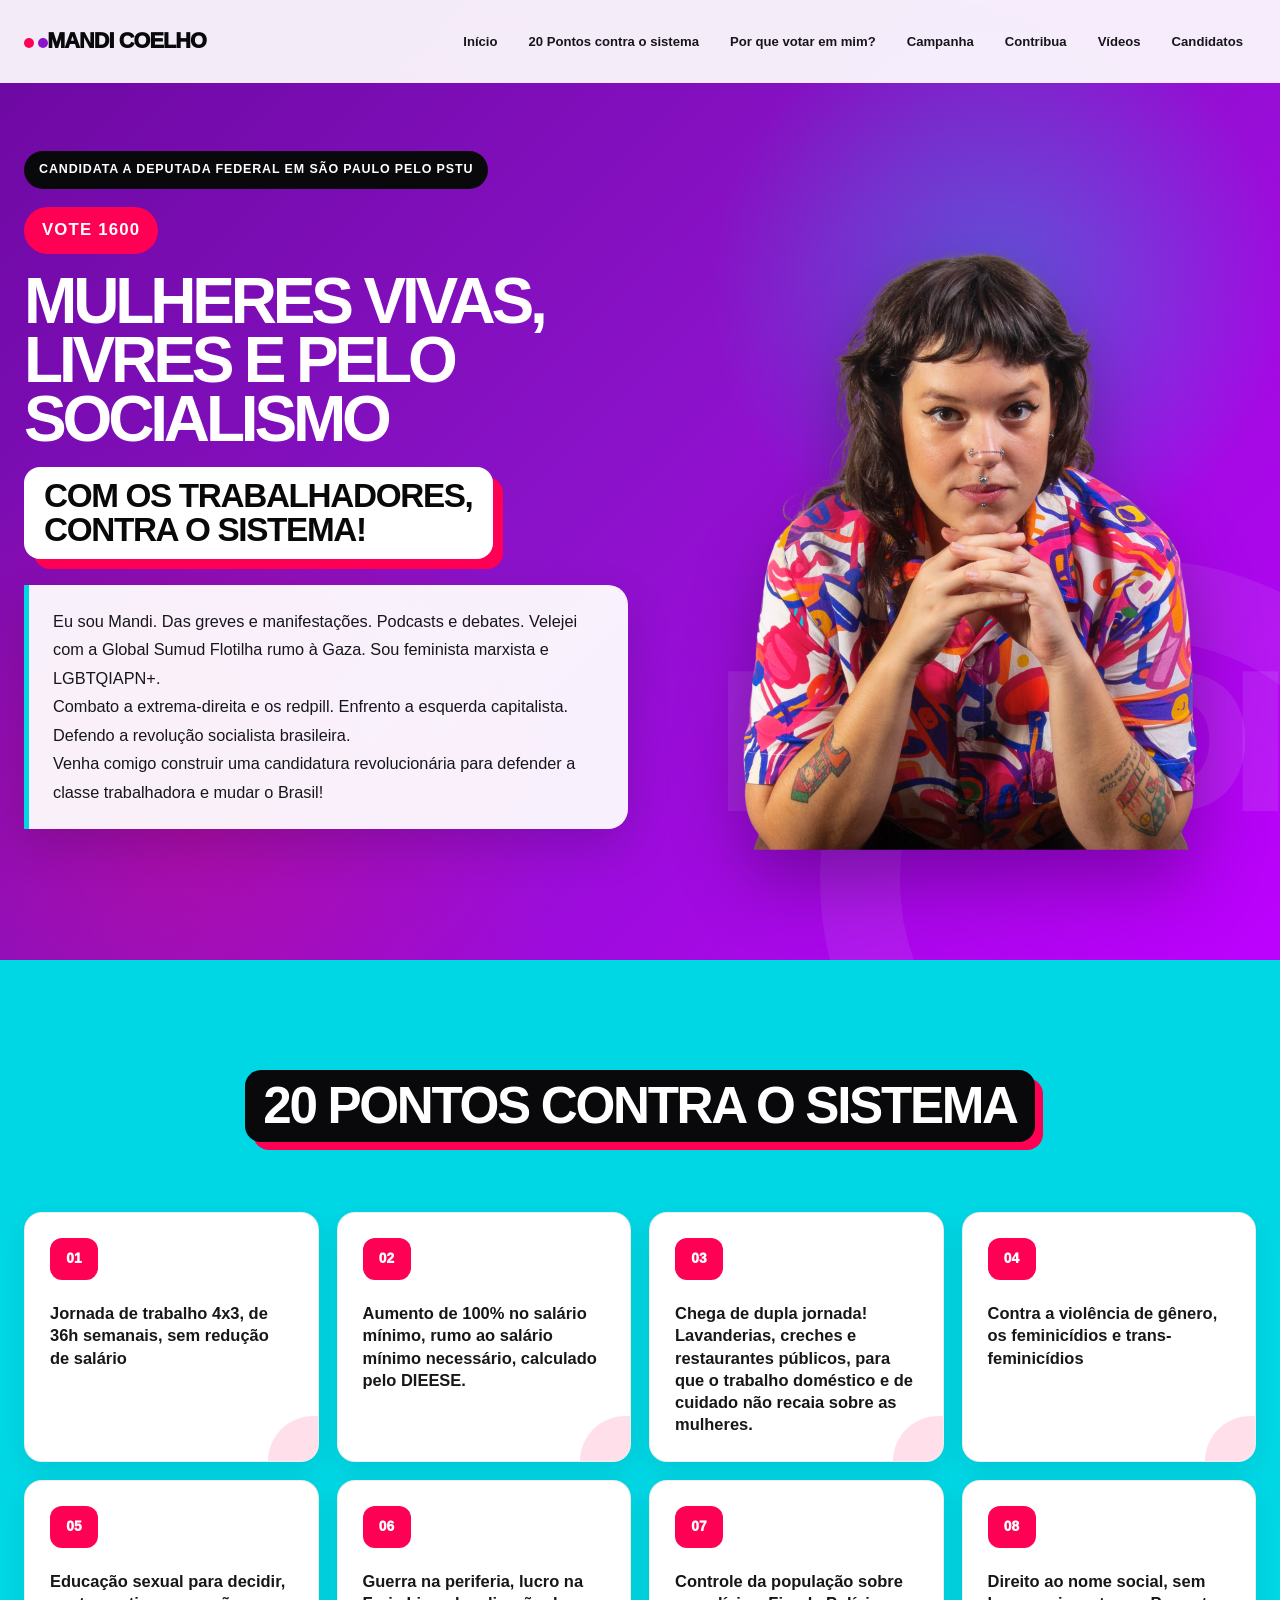
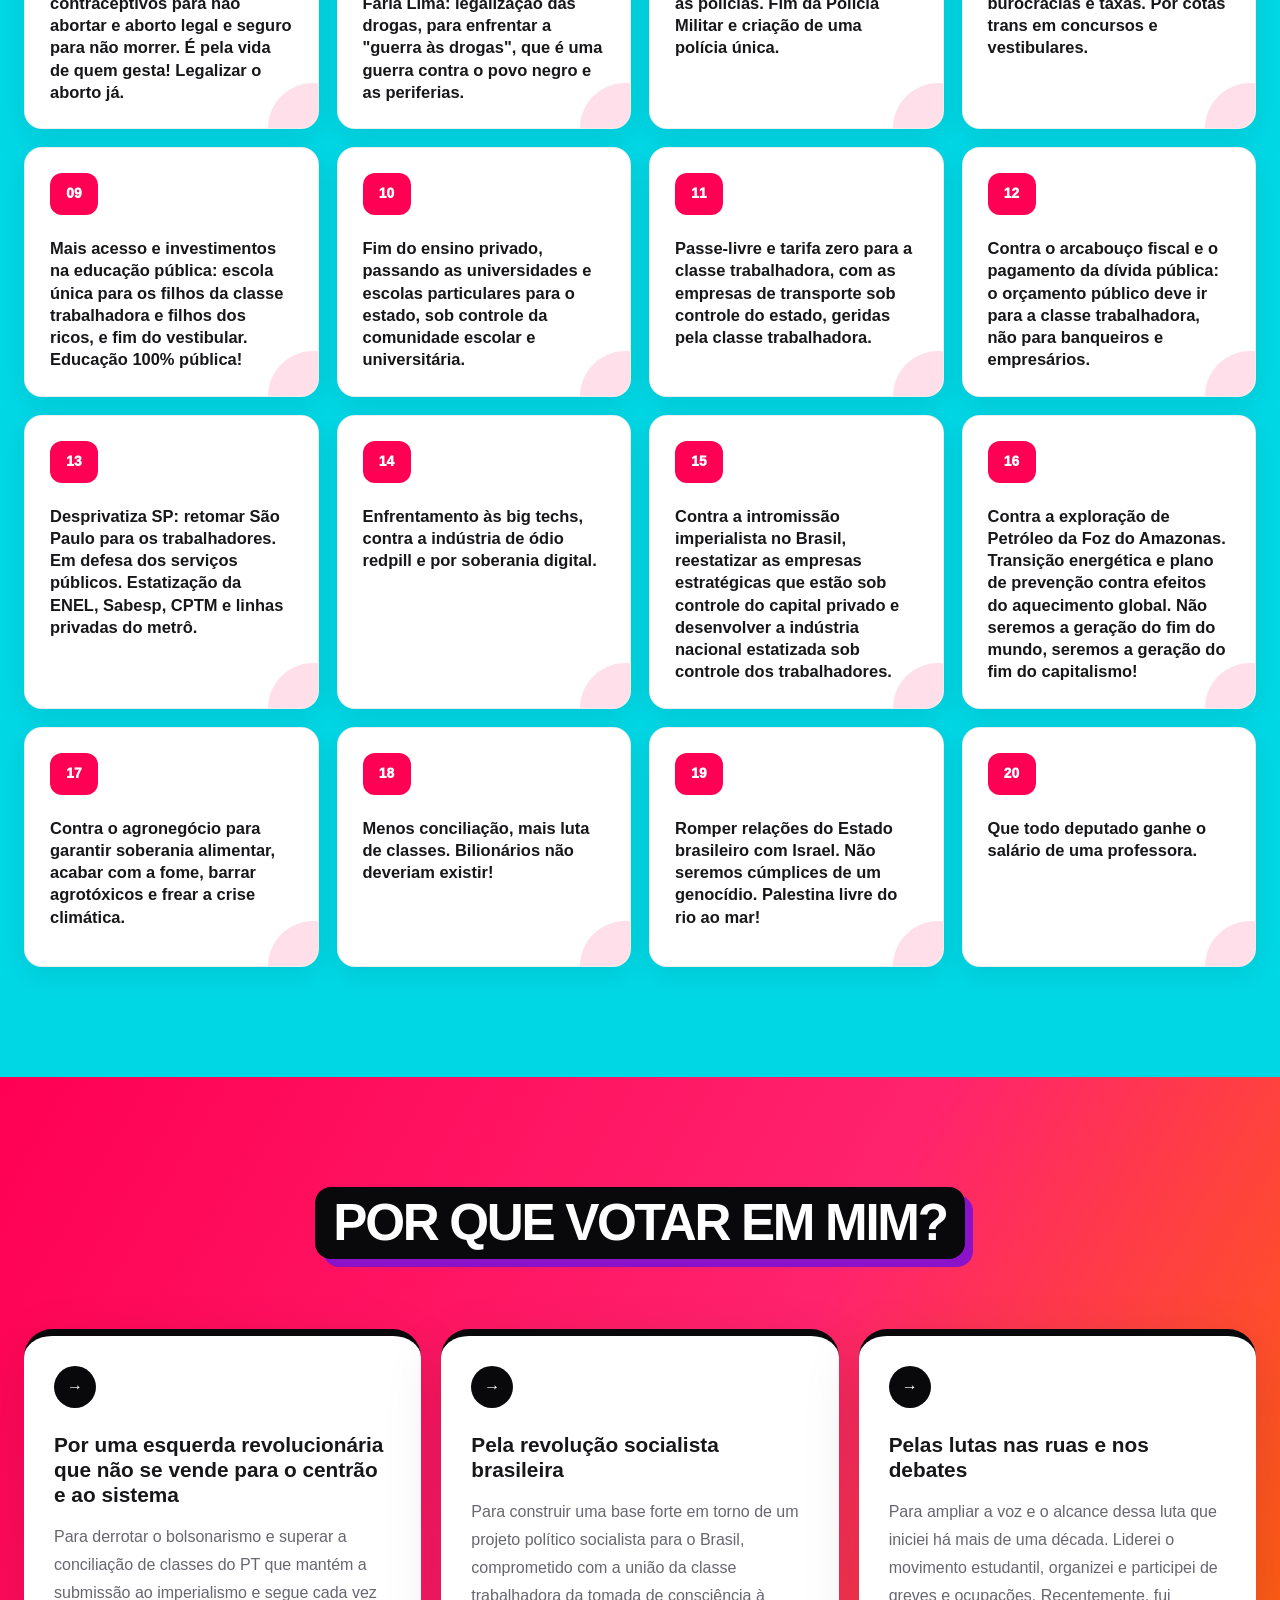
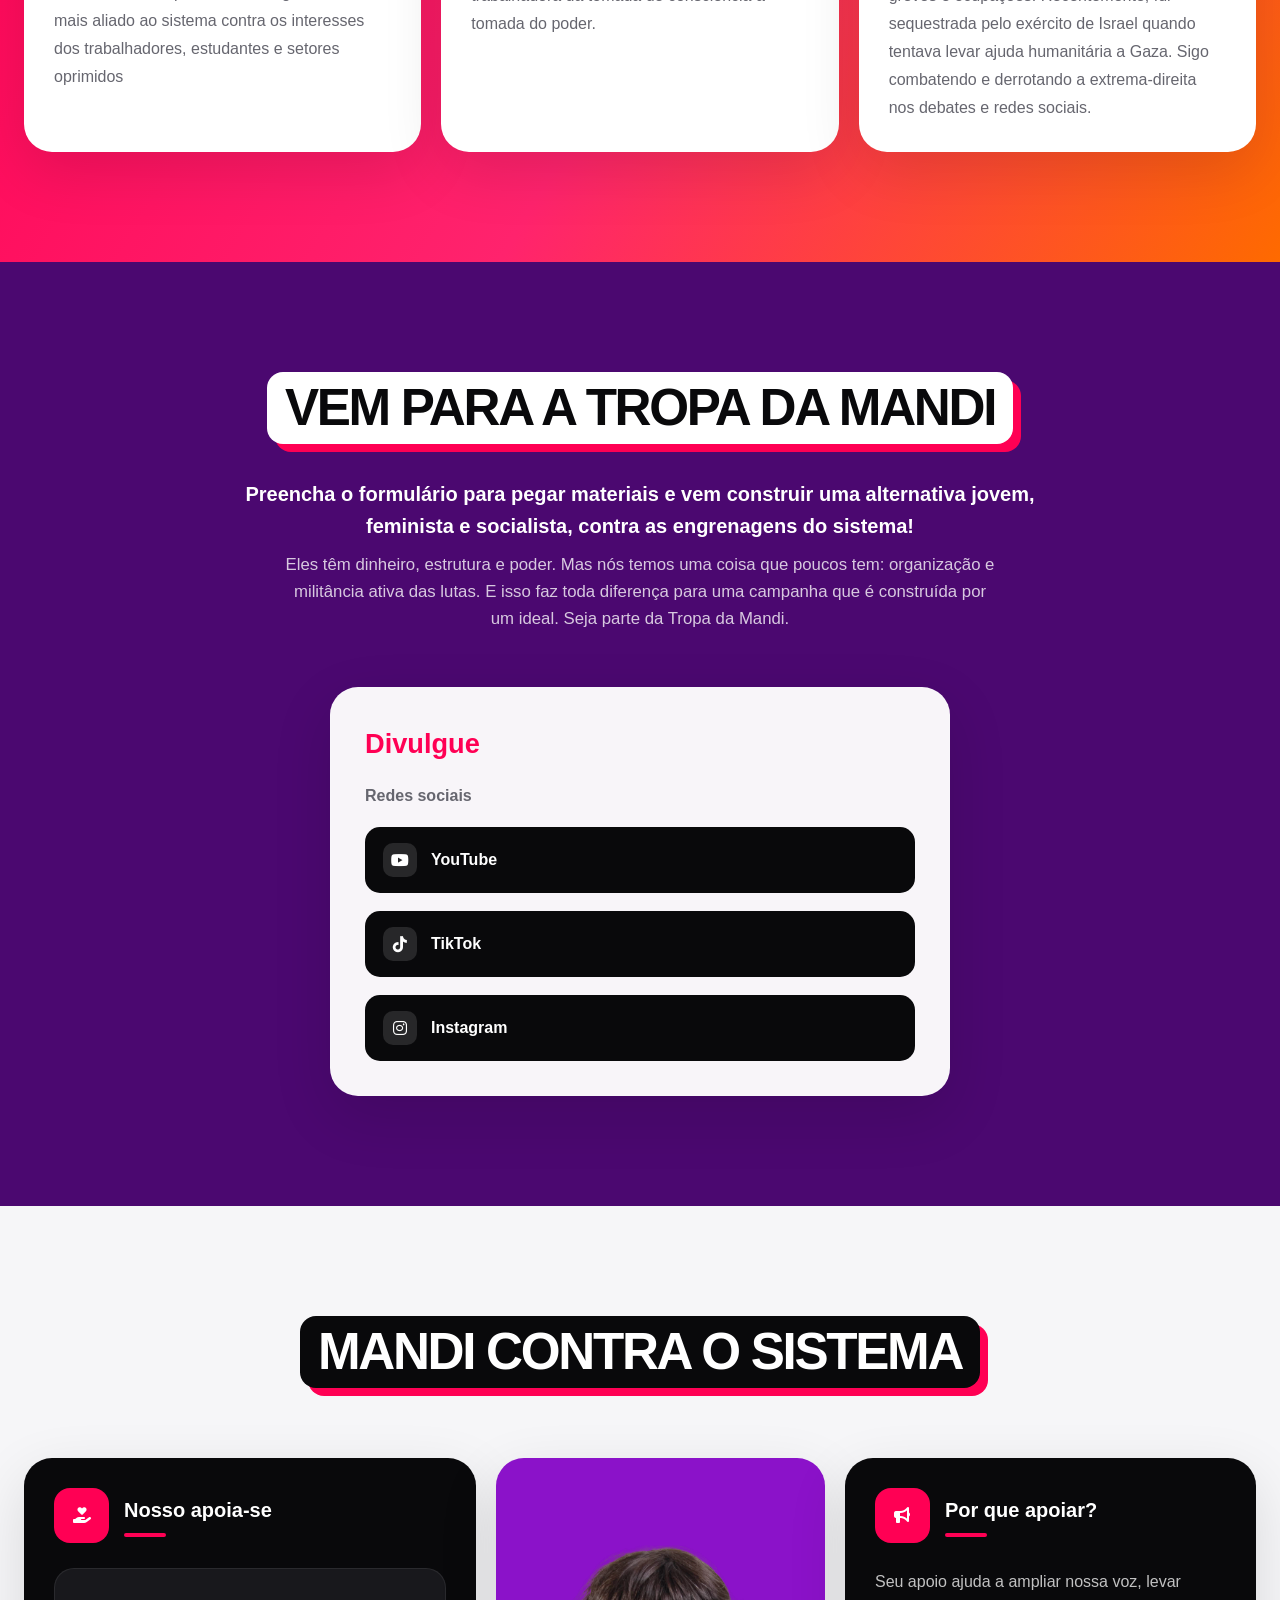
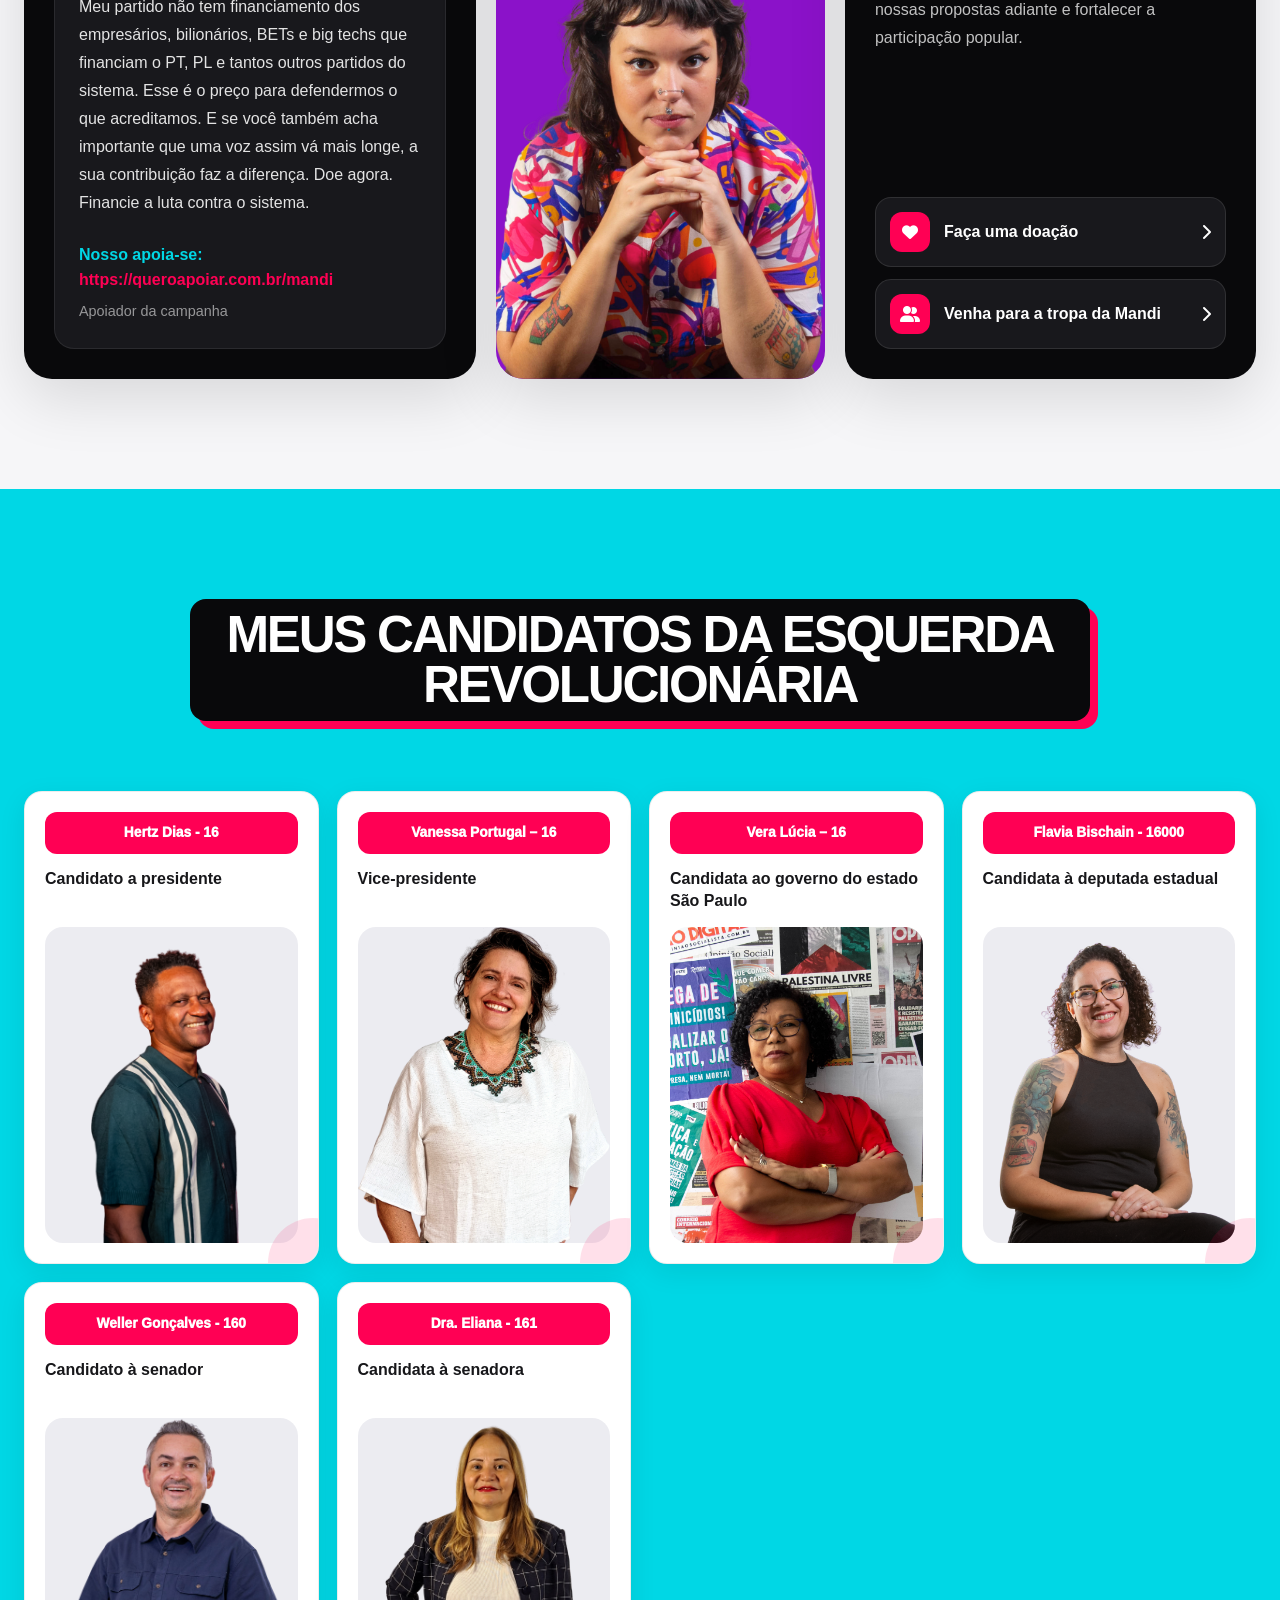
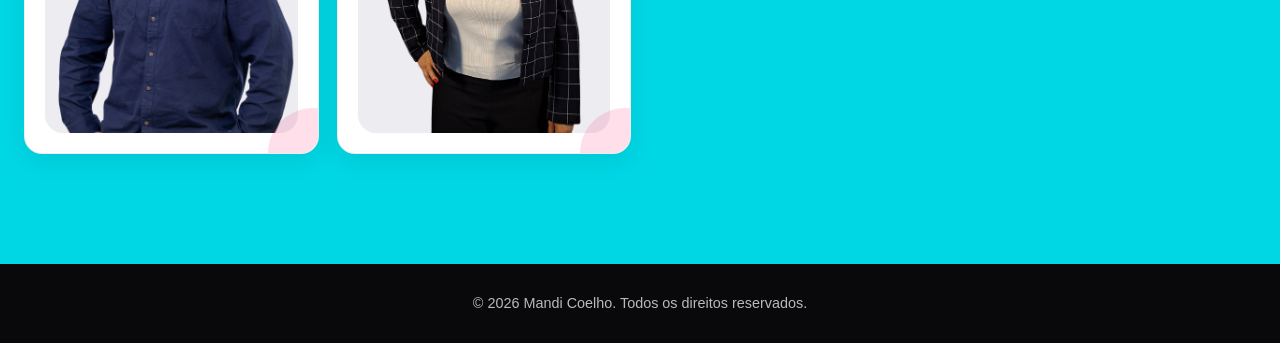
<file: index.html>
<!DOCTYPE html>
<html lang="en">
<head>
    <meta charset="UTF-8">
    <meta name="viewport" content="width=device-width, initial-scale=1.0">
    <title>Mandi Coelho - Candidata Deputada Federal pelo PSTU 16 | Campanha 2026</title>
    <meta name="description" content="Mandi Coelho - Candidata Deputada Federal pelo PSTU 16 | Campanha 2026."> 
    <link rel="stylesheet" href="./styleNew2.css" >
    <link rel="stylesheet" href="https://cdnjs.cloudflare.com/ajax/libs/font-awesome/6.5.2/css/all.min.css">

    <!-- Load an icon library to show a hamburger menu (bars) on small screens -->
    <link rel="stylesheet" href="https://cdnjs.cloudflare.com/ajax/libs/font-awesome/4.7.0/css/font-awesome.min.css">

   <link rel="icon" type="./img/VOTE 1600.png" href="./caminho-do-seu-icone/favicon.png">

</head>
<body>
    <!-- ==================== HEADER ==  ================== -->
    <header class="header">

        
        <div class="container">

            <a href="#" class="logo">
                MANDI COELHO
            </a>

            <nav class="menu">

                <button class="menu-toggle" type="button" aria-controls="menu-links" aria-expanded="false">
                    <i class="fa fa-bars" aria-hidden="true"></i>
                    <span class="sr-only">Abrir menu</span>
                </button>

                <ul id="menu-links">

                    <li><a href="#inicio">Início</a></li>

                    <li><a href="#propostas">20 Pontos contra o sistema</a></li>

                    <li><a href="#porque">Por que votar em mim?</a></li>

                    <li><a href="#campanha">Campanha</a></li>

                    <li><a href="#contribua">Contribua</a></li>

                    <li><a href="#videos">Vídeos</a></li>

                    <li><a href="#candidatos">Candidatos</a></li>

                    <!--<li><a href="#timeline">Linha do Tempo</a></li>-->

                </ul>

            </nav>
            <!-- "Hamburger menu" / "Bar icon" to toggle the navigation links 
            <a href="javascript:void(0);" class="icon" onclick="myFunction()">
                <i class="fa fa-bars"></i>
            </a>

        </div>
            -->

        <!-- Top Navigation Menu 
        <div class="topnav">
            <a href="#home" class="active">Logo</a>
            <!-- Navigation links (hidden by default) 
            <div id="myLinks">
                <a href="#news">News</a>
                <a href="#contact">Contact</a>
                <a href="#about">About</a>
            </div>
            <!-- "Hamburger menu" / "Bar icon" to toggle the navigation links 
            <a href="javascript:void(0);" class="icon" onclick="myFunction()">
                <i class="fa fa-bars"></i>
            </a>-->
        </div>

    </header>
    <main>

    <!-- ==================== PÁGINA PRINCIPAL (HOME) ==================== -->
        <!-- Hero 
        <div class="hero">
            <div class="hero-container">
                <div class="hero-content">
                    <h1>Uma voz <span>corajosa</span> por um Brasil mais justo</h1>                    
                </div>
                <div >
                    <p>eeeeee</p>
                </div>
            </div>
            <div class="hero-container-bottom" >
                    <div class="hero-content">
                        <p>Compromisso real com as pessoas. Luto por saúde pública de qualidade, educação transformadora e igualdade de oportunidades para todos os brasileiros.</p>
                    </div>
                    <div class="hero-content-card">
                        <img src="./img/Mandi.png">
                    </div>
            </div>
        </div>-->
         <section id="inicio" class="hero">
            <!--
                <div class="hero-background">
                    <img src="./img/proposta-site-mandi.png"></img>
                </div>-->
            
                <div class="container hero-flex">
                <div class="hero-text">
                    <span class="subtitle">
                        Candidata a deputada federal em São Paulo pelo PSTU
                    </span>
                    <span class="subtitle2">
                        Vote 1600
                    </span>
                    <h2>
                        Mulheres vivas, livres e pelo socialismo
                    </h2>
                    <h1>
                        Com os trabalhadores,<br> 
                        contra o sistema!
                    </h1>

                    <div class="hero-text-container">
                        <p>
                            Eu sou Mandi. Das greves e manifestações. Podcasts e debates. Velejei com a Global Sumud Flotilha rumo à Gaza. Sou feminista marxista e LGBTQIAPN+.<br>

                            Combato a extrema-direita e os redpill. Enfrento a esquerda capitalista. Defendo a revolução socialista brasileira.<br>

                            Venha comigo construir uma candidatura revolucionária para defender a classe trabalhadora e mudar o Brasil!<br>
                        </p>
                    </div>
                        
                </div>
                <div class="hero-image">
                    <img class="hero-first-image" src="./img/Mandi.png" alt="Mandi Coelho">
                    <img class="hero-image-hover" src="./img/Mandi-hero-image.jpeg" alt="" aria-hidden="true">
                </div>
            </div>
            
        </section>

        <!-- ========== 20 pontos contra o sistema ========== -->

        <section id="propostas" class="section-propostas">
            <div class="container">
                <header class="section-header">
                    <h2>
                        20 Pontos Contra o Sistema
                    </h2>
                    <p>
                        
                    </p>
                </header>

                <div class="cards">
                    <article class="card">
                        <span>01</span>
                        <h3>Jornada de trabalho 4x3, de 36h semanais, sem redução de salário</h3>
                        <p>
                            Criar postos de trabalho, dividindo o trabalho socialmente necessário entre todas as pessoas aptas a trabalhar. Quem defende a 6x1 é herdeiro ou playboy!
                        </p>
                    </article>

                    <article class="card">
                        <span>02</span>
                        <h3>Aumento de 100% no
                            salário mínimo, rumo ao salário mínimo necessário, calculado pelo DIEESE.
                        </h3>
                        <p>
                            Texto da proposta.
                        </p>
                    </article>

                    <article class="card">
                        <span>03</span>
                        <h3>
                            Chega de dupla jornada! Lavanderias,
                            creches e restaurantes públicos, para que o trabalho doméstico
                            e de cuidado não recaia sobre as mulheres. 
                        </h3>
                        <p>
                            Texto da proposta.
                        </p>
                    </article>

                    <article class="card">
                        <span>04</span>
                        <h3>
                            Contra a violência de
                            gênero, os feminicídios e trans-feminicídios
                        </h3>
                        <p>
                            Texto da proposta.
                        </p>
                    </article>

                    <article class="card">
                        <span>05</span>
                        <h3>
                            Educação sexual para decidir, contraceptivos para não abortar e aborto legal e seguro para não morrer. 
                            É pela vida de quem gesta! Legalizar o aborto já.
                        </h3>
                        <p>
                            Texto da proposta.
                        </p>
                    </article>


                    <article class="card">
                        <span>06</span>
                        <h3>
                            Guerra
                            na periferia, lucro na Faria Lima: legalização das drogas, para enfrentar a
                            "guerra às drogas", que é uma guerra contra o povo negro e as
                            periferias. 
                        </h3>
                        <p>
                            Texto da proposta.
                        </p>
                    </article>


                    <article class="card">
                        <span>07</span>
                        <h3>
                            Controle da população
                            sobre as polícias. Fim da Polícia Militar e
                            criação de uma polícia única.
                        </h3>
                        <p>
                            Texto da proposta.
                        </p>
                    </article>


                    <article class="card">
                        <span>08</span>
                        <h3>
                            Direito ao nome social, sem burocracias e taxas.
                            Por cotas
                            trans em concursos e vestibulares.
                        </h3>
                        <p>
                            Texto da proposta.
                        </p>
                    </article>


                    <article class="card">
                        <span>09</span>
                        <h3>
                            Mais acesso e
                            investimentos na educação pública: escola única para os
                            filhos da classe trabalhadora e filhos dos ricos, e fim do vestibular. Educação
                            100% pública!
                        </h3>
                        <p>
                            Texto da proposta.
                        </p>
                    </article>


                    <article class="card">
                        <span>10</span>
                        <h3>
                            Fim do ensino privado, passando as universidades
                            e escolas particulares para o estado, sob controle da comunidade escolar e
                            universitária. 
                        </h3>
                        <p>
                            Texto da proposta.
                        </p>
                    </article>

                    <!-- 10 -->



                    <article class="card">
                        <span>11</span>
                        <h3> 
                            Passe-livre e tarifa zero para
                            a classe trabalhadora, com as empresas de transporte sob controle do estado,
                            geridas pela classe trabalhadora. 
                        </h3>
                        <p>
                            Criar postos de trabalho, dividindo o trabalho socialmente necessário entre todas as pessoas aptas a trabalhar. Quem defende a 6x1 é herdeiro ou playboy!
                        </p>
                    </article>

                    <article class="card">
                        <span>12</span>
                        <h3>
                            Contra o arcabouço
                            fiscal e o pagamento da dívida pública: o orçamento público deve ir para a classe
                            trabalhadora, não para banqueiros e empresários.
                        </h3>
                        <p>
                            Texto da proposta.
                        </p>
                    </article>

                    <article class="card">
                        <span>13</span>
                        <h3>
                            Desprivatiza SP: retomar São Paulo para os trabalhadores. Em defesa dos serviços públicos. 
                            Estatização da ENEL, Sabesp, CPTM e linhas privadas do metrô. 
                        </h3>
                        <p>
                            Texto da proposta.
                        </p>
                    </article>

                    <article class="card">
                        <span>14</span>
                        <h3>
                             Enfrentamento às big techs,
                            contra a indústria de ódio redpill e por soberania digital. 
                        </h3>
                        <p>
                            Texto da proposta.
                        </p>
                    </article>

                    <article class="card">
                        <span>15</span>
                        <h3>
                            Contra a intromissão
                            imperialista no Brasil, reestatizar as empresas estratégicas
                            que estão sob controle do capital privado e desenvolver a indústria nacional
                            estatizada sob controle dos trabalhadores.
                        </h3>
                        <p>
                            Texto da proposta.
                        </p>
                    </article>


                    <article class="card">
                        <span>16</span>
                        <h3>
                            Contra a exploração de
                            Petróleo da Foz do Amazonas. Transição energética e
                            plano de prevenção contra efeitos do aquecimento global. Não seremos a
                            geração do fim do mundo, seremos a geração do fim do capitalismo!
                        </h3>
                        <p>
                            Texto da proposta.
                        </p>
                    </article>


                    <article class="card"> 
                        <span>17</span>
                        <h3>
                            Contra o agronegócio
                            para garantir soberania alimentar, acabar com a fome, barrar agrotóxicos e
                            frear a crise climática. 
                        </h3>
                        <p>
                            Texto da proposta.
                        </p>
                    </article>


                    <article class="card">
                        <span>18</span>
                        <h3>
                            Menos conciliação, mais luta de classes. Bilionários não deveriam existir!
                        </h3>
                        <p>
                            Texto da proposta.
                        </p>
                    </article>


                    <article class="card">
                        <span>19</span>
                        <h3>
                           Romper relações do Estado brasileiro com Israel. 
                           Não seremos cúmplices de um genocídio. Palestina livre do rio ao mar!
                        </h3>
                        <p>
                            Texto da proposta.
                        </p>
                    </article>


                    <article class="card">
                        <span>20</span>
                        <h3>
                            Que todo deputado
                            ganhe o salário de uma professora.      
                        </h3>
                        <p>
                            Texto da proposta.
                        </p>
                    </article>

                    <!-- repetir até o 20 -->

            </div>

        </section>

        <!-- ========== Por que votar em mim? ========== 
         <div class="votar-em-mim">
            <div class="votar-em-mim-container">
                <h2>Por que votar em mim?</h2>
            </div>
            <div class="votar-em-mim-container">
                <ul>
                    <li>111111111</li>
                    <li>111111111</li>
                    <li>111111111</li>
                    <li>111111111</li>
                </ul>
                <ul>
                    <li>111111111</li>
                    <li>111111111</li>
                    <li>111111111</li>
                    <li>111111111</li>
                </ul>
            </div>
         </div>-->

        <section id="porque" class="section-votar-em-mim">
            <div class="container">
                <header class="section-header">
                    <h2 class="title-header-votar-em-mim">
                        Por que votar em mim?
                    </h2>
                </header>

                <div class="motivos-container">
                    <article>
                        <h3>
                            Por uma esquerda revolucionária que não se vende para o centrão e ao sistema
                        </h3>

                        <p>
                            Para derrotar o bolsonarismo e superar a conciliação de classes do PT que mantém
                             a submissão ao imperialismo e segue cada vez mais aliado ao 
                             sistema contra os interesses dos trabalhadores, estudantes e setores oprimidos
                        </p>
                    </article>

                    <article>
                        <h3>
                            Pela revolução socialista brasileira     
                        </h3>

                        <p>
                            Para construir uma base forte em torno de um projeto político socialista para o Brasil, 
                            comprometido com a união da classe trabalhadora da tomada de consciência à tomada do poder.
                        </p>
                    </article>

                    <article>
                        <h3>
                            Pelas lutas nas ruas e nos debates
                        </h3>

                        <p>
                            Para ampliar a voz e o alcance dessa luta que iniciei há mais de uma década. 
                            Liderei o movimento estudantil, organizei e participei de greves e ocupações. 
                            Recentemente, fui sequestrada pelo exército de Israel quando tentava levar ajuda humanitária a Gaza. 
                            Sigo combatendo e derrotando a extrema-direita nos debates e redes sociais. 
                        </p>
                    </article>
                </div>

            </div>

        </section>

        <!-- ========== Construa campanha comigo ========== 
         <div>
            <div>
                <h2>Construa campanha comigo</h2>
            </div>
            <div>
                <div>
                    <form>
                        
                    </form>
                </div>
                <div>
                    <h3>Divulge</h3>
                    <h4>Redes sociais</h4>
                </div>
            </div>
         </div>-->
        <section id="campanha" class="section-construa-campanha-section">
            <div class="container">
                <header class="section-header">
                    <h2>
                        Vem para a Tropa da Mandi
                    </h2>
                    <h3>
                        Preencha o formulário para pegar materiais e vem construir uma alternativa jovem, feminista e socialista, contra as engrenagens do sistema!
                    </h3>
                    <p>
                        Eles têm dinheiro, estrutura e poder. Mas nós temos uma coisa que poucos tem: organização e militância ativa das lutas. E isso faz toda diferença para uma campanha que é construída por um ideal.  
                       Seja parte da Tropa da Mandi. 
                    </p>
                </header>

                <div class="construa-campanha">            
                    <!--
                    <div class="construa-campanha-form">
                        <form id="contato-form">
                            <label for="nome">Nome:</label>
                            <input type="text" id="nome" name="nome" required>

                            <label for="email">Email:</label>
                            <input type="email" id="email" name="email" required>

                            <label for="mensagem">Mensagem:</label>
                            <textarea id="mensagem" name="mensagem" required></textarea>

                            <button type="submit">Enviar</button>
                        </form>
                    </div>
                                -->

                    <div class="construa-campanha-redes">
                        <h3>Divulgue</h3>
                        <h4>Redes sociais</h4>

                        <a href="https://www.youtube.com/@mandi.rebeldia" target="_blank">
                            <button class="btn"><i class="fa-brands fa-youtube"></i> YouTube</button>
                        </a>

                        <a href="https://www.tiktok.com/@mandirebeldia" target="_blank">
                            <button class="btn"><i class="fa-brands fa-tiktok"></i> TikTok</button>
                        </a>

                        <a href="https://www.instagram.com/mandi.rebeldia/" target="_blank"> 
                            <button class="btn"> <i class="fab fa-instagram"></i> Instagram</button>
                        </a>

                    </div>                
                </div>

            

        </section>
         

        <!-- ========== Contribua e fortaleça nossa campanha ==========  -->
        <section id="contribua" class="section fortalece-campanha-section">
            <div class="container">
                <header class="section-header">
                    <h2>
                        Mandi Contra o Sistema
                    </h2>
                    <p>
                        
                    </p>
                </header>

                <div class="fortalece-campanha-grid">
                    <article class="fortalece-card fortalece-card-left">
                        <div class="card-top">
                            <div class="card-icon card-icon-primary">
                                <i class="fa-solid fa-hand-holding-heart" aria-hidden="true"></i>
                            </div>
                            <div>
                                <h3>Nosso apoia-se</h3>
                                <span class="card-divider"></span>
                            </div>
                        </div>
                        <div class="quote-card">
                            <div>
                                <p class="quote-text">
                                    Meu partido não tem financiamento dos empresários, bilionários, BETs e big techs que financiam o PT, PL e 
                                    tantos outros partidos do sistema. Esse é o preço para defendermos o que acreditamos. 
                                    E se você também acha importante que uma voz assim vá mais longe, a sua contribuição faz a diferença. 
                                    Doe agora. Financie a luta contra o sistema.
                                </p>
                            </div>
                            <div class="quote-meta">
                                <strong>Nosso apoia-se: <a href="https://queroapoiar.com.br/mandi" target="_blank">https://queroapoiar.com.br/mandi</a></strong>
                                <span>Apoiador da campanha</span>
                            </div>
                        </div>
                    </article>

                    <article class="fortalece-card fortalece-card-image">
                        <img src="./img/Mandi.png" alt="Mandi Coelho">
                    </article>

                    <article class="fortalece-card fortalece-card-right">
                        <div class="card-top">
                            <div class="card-icon card-icon-secondary">
                                <i class="fa-solid fa-bullhorn"></i>
                            </div>
                            <div>
                                <h3>Por que apoiar?</h3>
                                <span class="card-divider"></span>
                            </div>
                        </div>
                        <p>Seu apoio ajuda a ampliar nossa voz, levar nossas propostas adiante e fortalecer a participação popular.</p>
                        <div class="action-list">
                            <a href="https://queroapoiar.com.br/mandi" target="_blank"><button class="action-item"><span class="action-icon"><i class="fa-solid fa-heart"></i></span><span>Faça uma doação</span><i class="fa-solid fa-chevron-right"></i></button></a>
                            <a href="https://forms.gle/jomEiFanoXdoAteA8" target="_blank"><button class="action-item"><span class="action-icon"><i class="fa-solid fa-user-group"></i></span><span>Venha para a tropa da Mandi</span><i class="fa-solid fa-chevron-right"></i></button></a>
                        </div>
                    </article>
                </div>
                <!--
                <div class="support-banner">
                    <span class="banner-icon"><i class="fa-solid fa-heart"></i></span>
                    <p>A mudança começa com você. <strong>Apóie e faça parte dessa transformação!</strong></p>
                </div>
                -->
            </div>
        </section>

        <!-- ========== Vídeos do YouTube ========== 
        <section id="videos" class="videos-section section">
            <div class="container">
                <header class="section-header">
                    <h2>
                        Militância ativa nas ruas e nas redes
                    </h2>
                    <h3>
                        Difunda as ideias socialistas! Seja um guerrilheiro digital da Mandi!   
                    </h3>
                </header>

                <div class="videos-carousel">
                    <button class="carousel-btn prev" aria-label="Anterior">‹</button>
                    <div class="carousel-track">
                        <div class="carousel-slide">
                            <iframe
                                src="https://www.youtube.com/embed/ScMzIvxBSi4"
                                title="YouTube video"
                                referrerpolicy="strict-origin-when-cross-origin"
                                allow="accelerometer; autoplay; clipboard-write; encrypted-media; gyroscope; picture-in-picture"
                                allowfullscreen>
                            </iframe>
                        </div>
                        <div class="carousel-slide">
<iframe
                                src="https://www.youtube.com/embed/ScMzIvxBSi4"
                                title="YouTube video"
                                referrerpolicy="strict-origin-when-cross-origin"
                                allow="accelerometer; autoplay; clipboard-write; encrypted-media; gyroscope; picture-in-picture"
                                allowfullscreen>
                            </iframe>                        </div>
                        <div class="carousel-slide">
<iframe
                                src="https://www.youtube.com/embed/ScMzIvxBSi4"
                                title="YouTube video"
                                referrerpolicy="strict-origin-when-cross-origin"
                                allow="accelerometer; autoplay; clipboard-write; encrypted-media; gyroscope; picture-in-picture"
                                allowfullscreen>
                            </iframe>                        </div>
                    </div>
                    <button class="carousel-btn next" aria-label="Próximo">›</button>
                </div>

            </div>
        </section>-->
        <!-- ========== Meus candidatos ========== -->
        <section id="candidatos" class="candidatos-section">
            <div class="container">
                <header class="section-header">
                    <h2>
                        Meus candidatos da Esquerda Revolucionária
                    </h2>
                    <p>
                       <!-- Todos os candidatos do PSTU que estão comigo nessa luta-->
                    </p>
                </header>

                <div class="cards">
                    <article class="card">
                        <span>Hertz Dias - 16</span>
                        <h3>Candidato a presidente</h3>
                        <p>
                        </p>
                        <img src="./img/Hertz.png" alt="Hertz Dias">
                    </article>

                    <article class="card">      
                        <span>Vanessa Portugal – 16</span>
                        <h3>Vice-presidente</h3>
                        <p>
                        </p>
                        <img src="./img/Vanessa Portugal.png" alt="Vanessa Portugal">
                    </article>

                    <article class="card">
                        <span>Vera Lúcia – 16</span>
                        <h3>Candidata ao governo do estado São Paulo</h3>
                        <p>
                        </p>
                        <img src="./img/Vera.jpg" alt="Vera Lúcia">
                    </article>

                    <article class="card">
                        <span>Flavia Bischain - 16000</span>
                        <h3>Candidata à deputada estadual</h3>
                        <p>
                        </p>
                        <img src="./img/Flavia.png" alt="Flavia Arruda">
                    </article>

                    <article class="card">
                        <span>Weller Gonçalves - 160</span>
                        <h3>Candidato à senador</h3>
                        <p>
                        </p>
                        <img src="./img/Weller.png" alt="Weller Gonçalves">
                    </article>

                    <article class="card">
                        <span>Dra. Eliana - 161</span>
                        <h3>Candidata à senadora</h3>
                        <p>
                        </p>
                        <img src="./img/Eliana.png" alt="Dra. Eliana">
                    </article>
                    <!--
                    <article class="card">
                        <span>Cola para as eleições, compartilhe para apoiar nossas candidaturas!</span>
                        <h3>Candidatos do PSTU</h3>
                        <p>
                            <li>
                                <ul>aaa</ul>
                            </li>
                        </p>
                        <img src="./img/cola-candidatos.png" alt="Dra. Eliana">
                    </article>-->

                    <!-- repetir até o 16 -->

                </div>

            </div>

        </section>

        <!-- ========== Linha do tempo ========== 
        <section id="timeline" class="timeline-section">
            <div class="container">
                <header class="section-header">
                    <h2>Linha do tempo</h2>
                    <p>.</p>
                </header>

                <div class="timeline-grid">
                    
                    <div class="timeline-intro">
                        <span class="timeline-badge">Trajetória</span>
                        <h2>Quem é <span>Mandi Coelho</span></h2>
                        <p>Conheça os principais marcos da minha trajetória na luta por uma sociedade mais justa.</p>
                        <div class="timeline-highlight">
                            <span class="highlight-icon"><i class="fa-solid fa-calendar-days"></i></span>
                            <p>Cada passo dessa jornada reforça nosso compromisso com um futuro melhor para todos.</p>
                        </div>
                    </div>

                    <div class="timeline-panel">
                        <div class="timeline-panel-header">
                            <span class="panel-icon"><i class="fa-solid fa-user"></i></span>
                            <div>
                                <h3>Quem é Mandi Coelho</h3>
                                <p>Conheça os principais marcos da minha trajetória na luta por uma sociedade mais justa e participativa.</p>
                            </div>
                        </div>

                        <div class="timeline-step">
                            <span class="timeline-year">2013</span> <span class="timeline-icon"><i class="fa-solid fa-chevron-right"></i></span>
                            <div class="timeline-copy">
                                <h4>Protestos de 2013</h4>
                                <p>
                                    O acontecimento que mudou minha vida foi Junho de 2013. Os milhões nas ruas do país. 
                                    Ter visto tanta gente unida na rua me fez entender que somos maioria. Que quando nos unimos temos força. 
                                    Que é possível fazer uma revolução. Primeira manifestação de rua da vida, a Marcha das Vadias.
                                </p>
                            </div>
                        </div>

                        <div class="timeline-step">
                            <span class="timeline-year">2014</span> <span class="timeline-icon"><i class="fa-solid fa-chevron-right"></i></span>
                            <div class="timeline-copy">
                                <h4>Começo da atuação política</h4>
                                <p>
                                    Comecei a militar. Eu morava em Curitiba. 
                                    O pontapé foi a luta contra a destruição dos serviços públicos levada adiante pelo governador Beto Richa, do PSDB. 
                                    E a privatização dos Hospitais Universitários, levada adiante pela Dilma, que era presidente.</p>
                            </div>
                        </div>

                        <div class="timeline-step">
                            <span class="timeline-year">2015</span> <span class="timeline-icon"><i class="fa-solid fa-chevron-right"></i></span>
                            <div class="timeline-copy">
                                <h4>Entrada no PSTU</h4>
                                <p>
                                    Me torno oficialmente militante do PSTU. A minha escola de política nos anos seguintes foi o movimento estudantil. 
                                    Em 2015, greve nacional da educação contra os cortes de bilhões da Dilma.</p>
                            </div>
                        </div>

                        <div class="timeline-step">
                            <span class="timeline-year">2016</span> <span class="timeline-icon"><i class="fa-solid fa-chevron-right"></i></span>
                            <div class="timeline-copy">
                                <h4>FORA TEMER</h4>
                                <p>
                                    Ocupação de mais de 1000 escolas no país, pelo Fora Temer e contra a reforma do ensino médio. 
                                    Marcha para Brasília contra a aprovação do Novo Ensino Médio. Lutas pelo Fora Cunha.
                                </p>
                            </div>
                        </div>

                        <div class="timeline-step">
                            <span class="timeline-year">2017</span> <span class="timeline-icon"><i class="fa-solid fa-chevron-right"></i></span>
                            <div class="timeline-copy">
                                <h4>Greves gerais</h4>
                                <p>
                                    Foi o ano das greves gerais e da Greve Internacional de Mulheres, no 8 de março.
                                </p>
                            </div>
                        </div>

                        <div class="timeline-step">
                            <span class="timeline-year">2018</span> <span class="timeline-icon"><i class="fa-solid fa-chevron-right"></i></span>
                            <div class="timeline-copy">
                                <h4>Mobilização contra o Bolsonaro</h4>
                                <p>
                                    Ele não. Fui às ruas contra Bolsonaro e ajudei a 
                                    construir a mobilização que dizia que ele não seria uma alternativa para o nosso país.
                                </p>
                            </div>
                        </div>

                        <div class="timeline-step">
                            <span class="timeline-year">2019</span> <span class="timeline-icon"><i class="fa-solid fa-chevron-right"></i></span>
                            <div class="timeline-copy">
                                <h4>Contra as privatizações das universidades</h4>
                                <p>
                                    Tsunami da educação, contra Bolsonaro e o projeto “Future-se” que queria privatizar as universidades.
                                </p>
                            </div>
                        </div>

                        <div class="timeline-step">
                            <span class="timeline-year">2020-2022</span> <span class="timeline-icon"><i class="fa-solid fa-chevron-right"></i></span>
                            <div class="timeline-copy">
                                <h4>Movimento estudantil</h4>
                                <p>
                                    Me mudei para São Paulo. De 2021 até hoje, estive à frente do Centro Acadêmico de Letras na USP. 
                                    Travamos muitas lutas durante a pandemia. 
                                    Em São Paulo, tive a tarefa de formar uma geração de jovens socialistas, no Rebeldia.
                                </p>
                            </div>
                        </div>

                        <div class="timeline-step">
                            <span class="timeline-year">2023</span> <span class="timeline-icon"><i class="fa-solid fa-chevron-right"></i></span>
                            <div class="timeline-copy">
                                <h4>Greve na USP</h4>
                                <p>
                                     Nessa greve, fui uma das 11 estudantes que fez parte da Comissão de Negociação com a Reitoria. 
                                     A luta arrancou a contratação de mais de mil professores.
                                </p>
                            </div>
                        </div>

                        <div class="timeline-step">
                            <span class="timeline-year">2024</span> <span class="timeline-icon"><i class="fa-solid fa-chevron-right"></i></span>
                            <div class="timeline-copy">
                                <h4>Mandi vs Lucas Pavanato</h4>
                                <p>
                                    E depois disso nunca mais parei. Já enfrentei algumas das principais figuras redpill e da direita jovem. 
                                    Os debates e o conteúdo do Instagram e do meu canal do YouTube são a forma que encontrei para divulgar 
                                    as ideias socialistas nas redes.
                                </p>
                            </div>
                        </div>

                        <div class="timeline-step">
                            <span class="timeline-year">2026</span> <span class="timeline-icon"><i class="fa-solid fa-chevron-right"></i></span>
                            <div class="timeline-copy">
                                <h4>Enfrentei o bloqueio ilegitimo de Israel</h4>
                                <p>
                                    Naveguei com a Global Sumud Flotilha rumo à Gaza, em defesa do povo palestino. 
                                    Fui sequestrada em águas internacionais pelas forças militares israelenses. 
                                    Uso minha voz para projetar a luta por uma Palestina livre do rio ao mar.
                                </p>
                            </div>
                        </div>

                        <div class="timeline-quote-footer">
                        </div>
                    </div>
                </div>
            </div>
        </section>
-->
        <!-- ========== Footer ========== -->
         <section class="footer">
            <div class="container">
                <p>&copy; 2026 Mandi Coelho. Todos os direitos reservados.</p>
            </div>
         </section>
    </main>
    </main>

    <script>
        /* Toggle between showing and hiding the navigation menu links when the user clicks on the hamburger menu / bar icon */
        function myFunction() {
            const menu = document.querySelector('.menu');
            const toggle = document.querySelector('.menu-toggle');
            const isOpen = menu.classList.toggle('is-open');

            toggle.setAttribute('aria-expanded', isOpen);
            toggle.querySelector('.sr-only').textContent = isOpen ? 'Fechar menu' : 'Abrir menu';
        }

        document.querySelector('.menu-toggle').addEventListener('click', myFunction);

    document.addEventListener('DOMContentLoaded', function() {
        const form = document.querySelector('#contato-form');
        if (form) {
            form.addEventListener('submit', async (event) => {
                event.preventDefault();
                const data = new FormData(form);
                const body = Object.fromEntries(data.entries());

                try {
                    const res = await fetch('http://localhost:3000/send-email', {
                        method: 'POST',
                        headers: { 'Content-Type': 'application/json' },
                        body: JSON.stringify(body),
                    });

                    if (!res.ok) {
                        const error = await res.json().catch(() => null);
                        const message = error?.error || 'Falha ao enviar o formulário. Tente novamente.';
                        alert(message);
                        return;
                    }

                    alert('Mensagem enviada com sucesso!');
                    form.reset();
                } catch (error) {
                    console.error('Erro ao enviar formulário:', error);
                    alert('Não foi possível enviar a mensagem. Verifique se o servidor está rodando.');
                }
            });
        }

        const track = document.querySelector('.carousel-track');
        const prev = document.querySelector('.carousel-btn.prev');
        const next = document.querySelector('.carousel-btn.next');
        if(!track) return;

        const slides = Array.from(track.querySelectorAll('.carousel-slide'));
        let currentIndex = 0;

        const centerSlide = (index) => {
            currentIndex = Math.max(0, Math.min(index, slides.length - 1));
            slides.forEach((slide, i) => slide.classList.toggle('active', i === currentIndex));

            const currentSlide = slides[currentIndex];
            currentSlide.scrollIntoView({behavior: 'smooth', inline: 'center', block: 'nearest'});
        };

        prev.addEventListener('click', () => {
            centerSlide(currentIndex - 1);
        });

        next.addEventListener('click', () => {
            centerSlide(currentIndex + 1);
        });

        // Optional: make arrow keys control carousel
        document.addEventListener('keydown', (e) => {
            if(e.key === 'ArrowLeft') prev.click();
            if(e.key === 'ArrowRight') next.click();
        });

        centerSlide(currentIndex);
    });
    </script>

    </body>
</html>
</file>
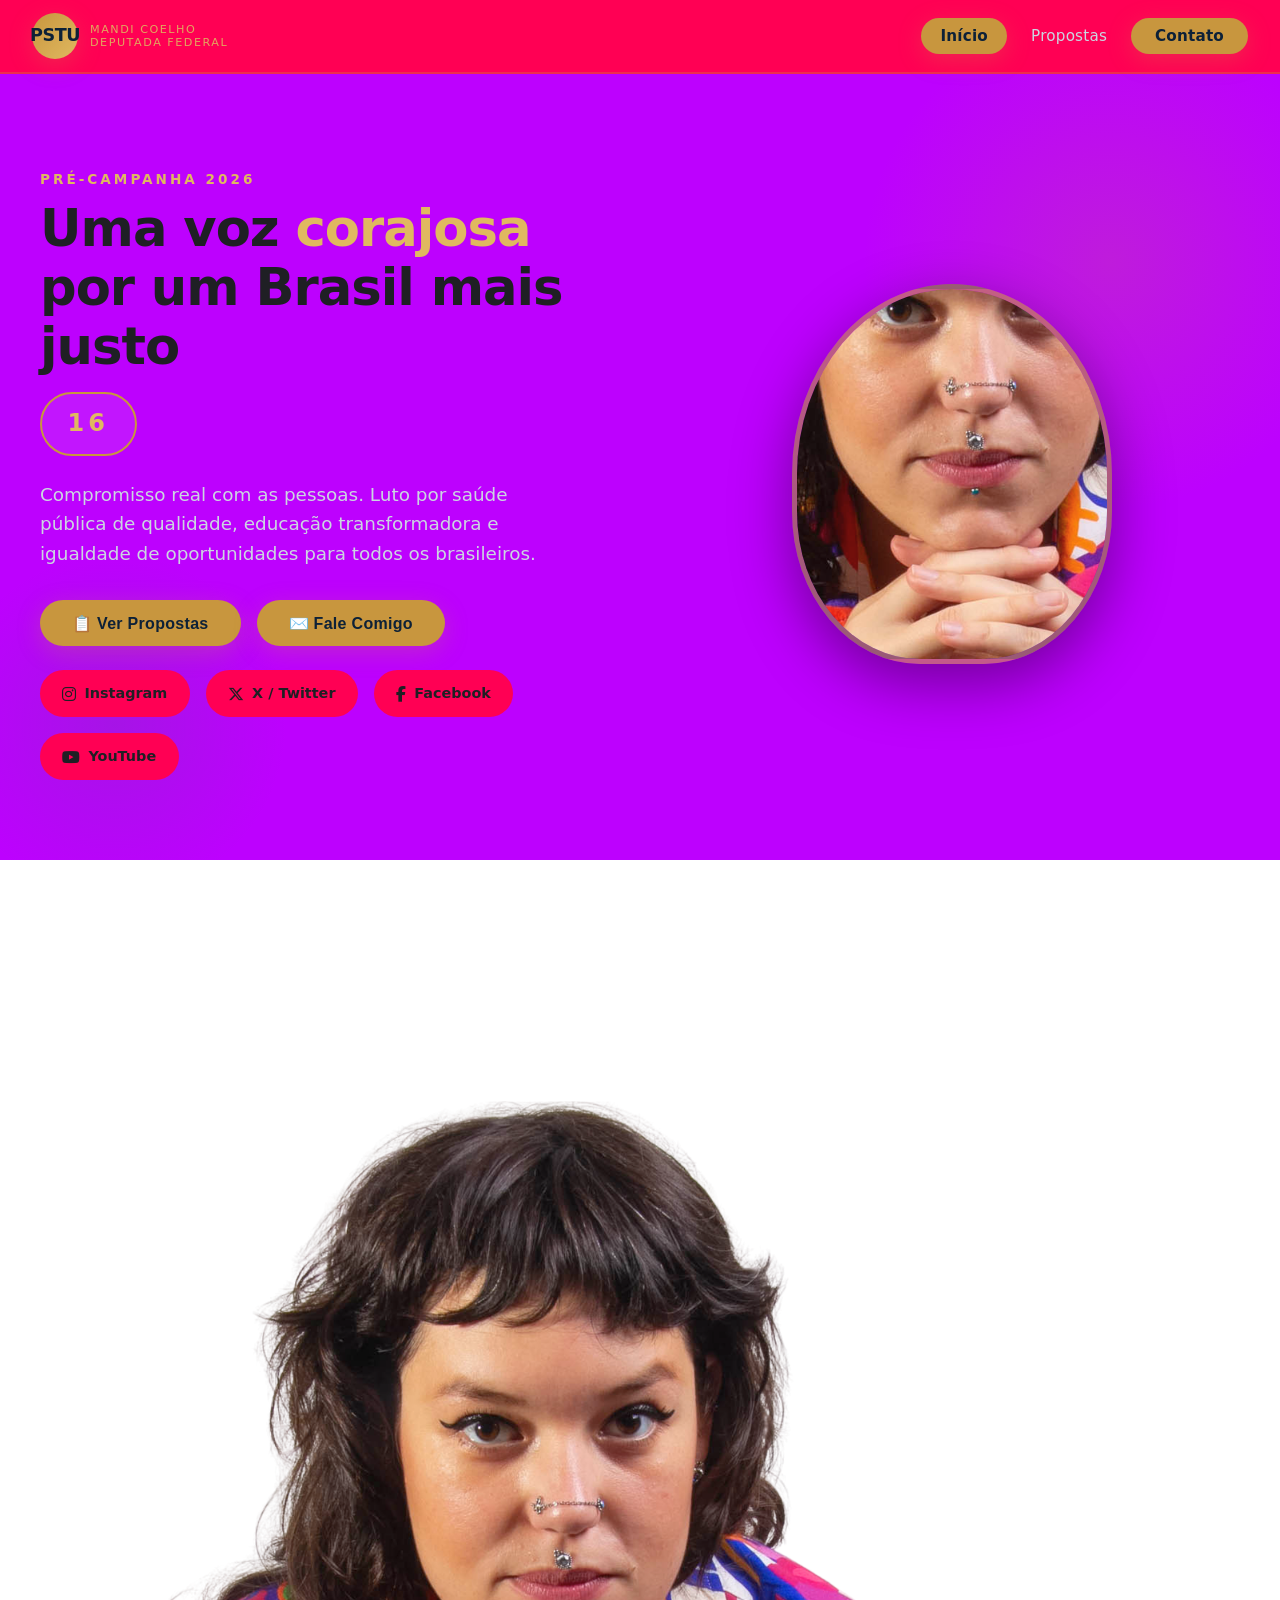
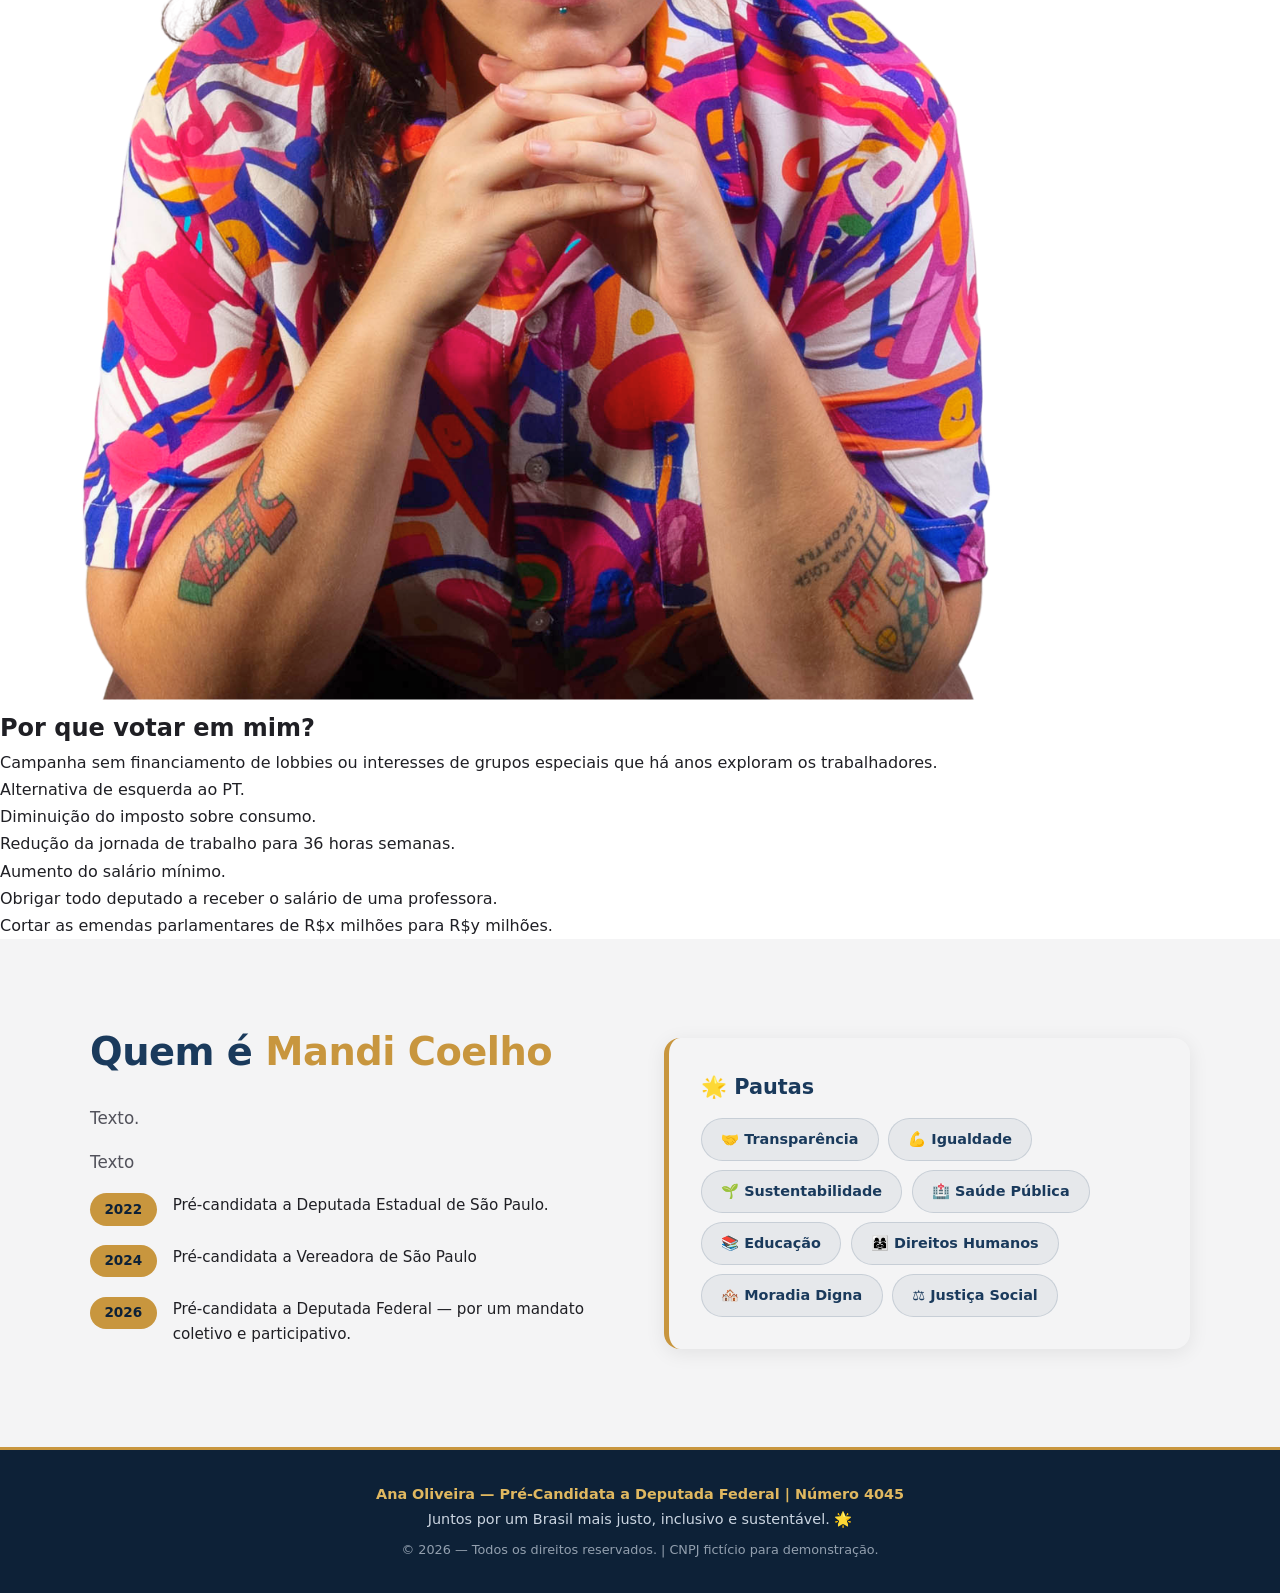
<file: indexOld.html>
<!DOCTYPE html>
<html lang="pt-BR">
<head>
    <meta charset="UTF-8">
    <meta name="viewport" content="width=device-width, initial-scale=1.0">
    <title>Mandi Coelho - Pré-candidata Deputada Federal 16 | Pré-Campanha 2026</title>
    <link rel="stylesheet" href="./style.css" >
    <link rel="stylesheet" href="https://cdnjs.cloudflare.com/ajax/libs/font-awesome/6.5.2/css/all.min.css">
</head>
<body>

    <!-- ==================== HEADER ==================== -->
    <header class="header" id="header">
        <div class="header-container">
            <div class="logo-area" onclick="navegarPara('home')" title="Ir para página inicial">
                <div class="logo-icon">PSTU</div>
                <div class="logo-text">
                    <small>Mandi Coelho</small>
                    <small>Deputada Federal</small>
                </div>
            </div>

            <button class="menu-toggle" id="menuToggle" aria-label="Menu" onclick="toggleMenu()">
                <span></span><span></span><span></span>
            </button>

            <nav>
                <ul class="nav-links" id="navLinks">
                    <li><a href="#" data-pagina="home" class="active" onclick="navegarPara('home')">Início</a></li>
                    <li><a href="#" data-pagina="propostas" onclick="navegarPara('propostas')">Propostas</a></li>
                    <li><a href="#" data-pagina="contato" class="btn-contato-nav" onclick="navegarPara('contato')">Contato</a></li>
                </ul>
            </nav>
        </div>
    </header>

    <!-- ==================== PÁGINA PRINCIPAL (HOME) ==================== -->
    <section class="page-section active-section" id="pagina-home">
        <!-- Hero -->
        <div class="hero">
            <div class="hero-container">
                <div class="hero-content">
                    <h4>Pré-Campanha 2026</h4>
                    <h1>Uma voz <span>corajosa</span> por um Brasil mais justo</h1>
                    <div class="numero-campanha">
                        <span>16</span>
                    </div>
                    <p>Compromisso real com as pessoas. Luto por saúde pública de qualidade, educação transformadora e igualdade de oportunidades para todos os brasileiros.</p>
                    <div class="hero-buttons">
                        <button class="btn btn-dourado" onclick="navegarPara('propostas')">📋 Ver Propostas</button>
                        <button class="btn btn-dourado" onclick="navegarPara('contato')">✉️ Fale Comigo</button>
                    </div>
                <div class="redes-sociais">
                    <a href="https://www.instagram.com/" target="_blank" rel="noopener noreferrer" class="rede-social-link">
                        <i class="fab fa-instagram"></i>
                        <span>Instagram</span>
                    </a>
                    <a href="https://x.com/" target="_blank" rel="noopener noreferrer" class="rede-social-link">
                        <i class="fab fa-x-twitter"></i>
                        <span>X / Twitter</span>
                    </a>
                    <a href="https://www.facebook.com/" target="_blank" rel="noopener noreferrer" class="rede-social-link">
                        <i class="fab fa-facebook-f"></i>
                        <span>Facebook</span>
                    </a>
                    <a href="https://www.youtube.com/" target="_blank" rel="noopener noreferrer" class="rede-social-link">
                        <i class="fab fa-youtube"></i>
                        <span>YouTube</span>
                    </a>
                </div>
                </div>
                <div class="hero-image-wrapper">
                    <div class="hero-image-placeholder">
                        <span class="silhueta"> <img src="./img/Mandi.png"> </span>
                        <span class="foto-label"></span>
                    </div>
                </div>
            </div>
        </div>

        <!-- Por que votar em mim?-->
        <div class="votar-em-mim">
            <div class="votar-em-mim-container">
                <span> <img src="./img/Mandi.png"> </span>
            </div>
            <div class="votar-em-mim-container">
                <h2>Por que votar em mim?</h2>
                <ul class="votar-em-mim-lista">
                    <li>Campanha sem financiamento de lobbies ou interesses de grupos especiais que há anos exploram os trabalhadores.</li>
                    <li>Alternativa de esquerda ao PT.</li>
                    <li>Diminuição do imposto sobre consumo.</li>
                    <li>Redução da jornada de trabalho para 36 horas semanas.</li>
                    <li>Aumento do salário mínimo.</li>
                    <li>Obrigar todo deputado a receber o salário de uma professora.</li>
                    <li>Cortar as emendas parlamentares de R$x milhões para R$y milhões.</li>
                </ul>
            </div>
        </div>

        <!-- Sobre / Trajetória -->
        <div class="sobre">
            <div class="sobre-container">
                <div class="sobre-texto">
                    <h2>Quem é <span>Mandi Coelho</span></h2>
                    <p>Texto.</p>
                    <p>Texto</p>
                    <div class="timeline-item">
                        <span class="timeline-ano">2022</span>
                        <span class="timeline-texto">Pré-candidata a Deputada Estadual de São Paulo.</span>
                    </div>
                    <div class="timeline-item">
                        <span class="timeline-ano">2024</span>
                        <span class="timeline-texto">Pré-candidata a Vereadora de São Paulo</span>
                    </div>
                    <div class="timeline-item">
                        <span class="timeline-ano">2026</span>
                        <span class="timeline-texto">Pré-candidata a Deputada Federal — por um mandato coletivo e participativo.</span>
                    </div>
                </div>
                <div class="sobre-destaque">
                    <h3>🌟 Pautas</h3>
                    <div class="valores-tags">
                        <span class="valor-tag">🤝 Transparência</span>
                        <span class="valor-tag">💪 Igualdade</span>
                        <span class="valor-tag">🌱 Sustentabilidade</span>
                        <span class="valor-tag">🏥 Saúde Pública</span>
                        <span class="valor-tag">📚 Educação</span>
                        <span class="valor-tag">👩‍👩‍👧 Direitos Humanos</span>
                        <span class="valor-tag">🏘️ Moradia Digna</span>
                        <span class="valor-tag">⚖️ Justiça Social</span>
                    </div>
                </div>
            </div>
        </div>
    </section>

    <!-- ==================== PÁGINA DE PROPOSTAS ==================== -->
    <section class="page-section" id="pagina-propostas">
        <div class="propostas-header">
            <h2>Nossas <span>Propostas</span></h2>
            <p>Compromissos reais, construídos com a participação popular. Conheça as principais bandeiras do nosso mandato.</p>
        </div>
        <div class="propostas-grid">
            <div class="proposta-card">
                <span class="proposta-icon">🏥</span>
                <h3>Saúde Pública Fortalecida</h3>
                <p>Defendo o aumento do repasse federal para a atenção básica, a valorização dos profissionais do SUS e a redução das filas de exames e cirurgias eletivas. Saúde é prioridade absoluta.</p>
            </div>
            <div class="proposta-card">
                <span class="proposta-icon">📚</span>
                <h3>Educação Transformadora</h3>
                <p>Proponho a ampliação das escolas em tempo integral, a valorização salarial dos professores e o investimento em tecnologia nas salas de aula, reduzindo a evasão escolar.</p>
            </div>
            <div class="proposta-card">
                <span class="proposta-icon">👩‍👩‍👧</span>
                <h3>Proteção às Mulheres</h3>
                <p>Criação de uma rede nacional integrada de acolhimento às vítimas de violência doméstica, com casas-abrigo, apoio psicológico e capacitação profissional para autonomia financeira.</p>
            </div>
            <div class="proposta-card">
                <span class="proposta-icon">🏘️</span>
                <h3>Moradia Digna</h3>
                <p>Programa federal de habitação popular com subsídio real para famílias de baixa renda, urbanização de favelas e regularização fundiária em todo o país.</p>
            </div>
            <div class="proposta-card">
                <span class="proposta-icon">🌱</span>
                <h3>Meio Ambiente</h3>
                <p>Fiscalização rigorosa contra o desmatamento ilegal, incentivos à energia limpa e economia verde, além de educação ambiental nas escolas públicas.</p>
            </div>
            <div class="proposta-card">
                <span class="proposta-icon">💼</span>
                <h3>Emprego e Renda</h3>
                <p>Apoio ao microempreendedor com linhas de crédito facilitadas, incentivo às startups sociais e programas de primeiro emprego para jovens de comunidades periféricas.</p>
            </div>
        </div>
    </section>

    <!-- ==================== PÁGINA DE CONTATO ==================== -->
    <section class="page-section" id="pagina-contato">
        <div class="contato-section">
            <div class="contato-info">
                <h2>Fale com a <span>Ana</span></h2>
                <p>Sua opinião é fundamental para construirmos juntos um mandato participativo. Envie sua mensagem, sugestão ou crítica. Será um prazer ouvir você!</p>
                <div class="contato-item">
                    <div class="contato-icon-circle">📧</div>
                    <span>contato@anaoliveira4045.com.br</span>
                </div>
                <div class="contato-item">
                    <div class="contato-icon-circle">📞</div>
                    <span>(31) 9 9999-4045 — WhatsApp</span>
                </div>
                <div class="contato-item">
                    <div class="contato-icon-circle">📍</div>
                    <span>Belo Horizonte — MG | Brasília — DF</span>
                </div>

            </div>
            <div class="form-card">
                <h3>Envie sua mensagem</h3>
                <form id="formContato" onsubmit="enviarContato(event)">
                    <div class="form-group">
                        <label for="nome">Nome completo *</label>
                        <input type="text" id="nome" name="nome" placeholder="Seu nome" required>
                    </div>
                    <div class="form-group">
                        <label for="email">E-mail *</label>
                        <input type="email" id="email" name="email" placeholder="seu@email.com" required>
                    </div>
                    <div class="form-group">
                        <label for="cidade">Cidade / Estado</label>
                        <input type="text" id="cidade" name="cidade" placeholder="Ex: Belo Horizonte - MG">
                    </div>
                    <div class="form-group">
                        <label for="assunto">Assunto *</label>
                        <select id="assunto" name="assunto" required>
                            <option value="">Selecione um assunto</option>
                            <option value="proposta">Sugestão de Proposta</option>
                            <option value="voluntariado">Quero ser voluntário(a)</option>
                            <option value="imprensa">Assessoria de Imprensa</option>
                            <option value="evento">Convite para Evento</option>
                            <option value="outro">Outro</option>
                        </select>
                    </div>
                    <div class="form-group">
                        <label for="mensagem">Mensagem *</label>
                        <textarea id="mensagem" name="mensagem" placeholder="Escreva sua mensagem aqui..." required></textarea>
                    </div>
                    <button type="submit" class="btn-enviar">📨 Enviar Mensagem</button>
                </form>
                <div class="form-feedback" id="formFeedback"></div>
            </div>
        </div>
    </section>

    <!-- ==================== FOOTER ==================== -->
    <footer class="footer">
        <p><strong>Ana Oliveira — Pré-Candidata a Deputada Federal | Número 4045</strong></p>
        <p>Juntos por um Brasil mais justo, inclusivo e sustentável. 🌟</p>
        <p style="margin-top: 0.5rem; font-size: 0.8rem; opacity: 0.7;">
            © 2026 — Todos os direitos reservados. | CNPJ fictício para demonstração.
        </p>
    </footer>

    <!-- ==================== JAVASCRIPT ==================== -->
    <script src="./code.js" ></script>
</body>
</html>
</file>
<file: styleNew2.css>
:root{
    --black:#09090b;
    --ink:#17171a;
    --muted:#66666f;
    --white:#ffffff;
    --surface:#f6f6f8;
    --surface-2:#ececf1;
    --line:rgba(9,9,11,.10);

    /* Paleta original, agora com usos mais controlados */
    --red:#ff0054;
    --red-dark:#c90043;
    --purple:#8b12c9;
    --purple-dark:#4b0870;
    --blue:#00d7e5;
    --orange:#fe6a00;

    --container:1240px;
    --radius:28px;
    --radius-sm:18px;
    --shadow:0 20px 60px rgba(9,9,11,.12);
    --shadow-hover:0 28px 70px rgba(9,9,11,.18);
}

*{
    margin:0;
    padding:0;
    box-sizing:border-box;
}

html{
    scroll-behavior:smooth;
    scroll-padding-top:92px;
}

body{
    font-family:Arial, Helvetica, sans-serif;
    background:var(--surface);
    color:var(--ink);
    line-height:1.6;
    overflow-x:hidden;
}

body::selection{
    background:var(--red);
    color:var(--white);
}

img{
    display:block;
    max-width:100%;
}

a{
    color:inherit;
    text-decoration:none;
}

button,
input,
textarea,
select{
    font:inherit;
}

button{
    cursor:pointer;
}

ul{
    list-style:none;
}

.container{
    width:min(calc(100% - 48px), var(--container));
    margin-inline:auto;
}

main > section{
    padding:110px 0;
    position:relative;
}

.section{
    padding:110px 0;
}

.section-header{
    max-width:900px;
    margin:0 auto 54px;
    text-align:center;
}

.section-header h2{
    display:inline-block;
    margin-bottom:16px;
    font-size:clamp(2rem,4vw,3.6rem);
    line-height:.98;
    letter-spacing:-.045em;
    text-transform:uppercase;
}

.section-header p{
    max-width:720px;
    margin-inline:auto;
    color:var(--muted);
    font-size:1.05rem;
}

/* ================= HEADER ================= */

.header{
    position:fixed;
    inset:0 0 auto;
    z-index:999;
    background:rgba(255,255,255,.92);
    border-bottom:1px solid transparent;
    backdrop-filter:blur(16px);
    transition:.25s ease;
}

.header.scrolled{
    border-color:var(--line);
    box-shadow:0 10px 35px rgba(0,0,0,.08);
}

.header .container{
    min-height:82px;
    display:flex;
    align-items:center;
    justify-content:space-between;
    gap:30px;
}

.logo{
    color:var(--black);
    font-size:1.35rem;
    font-weight:950;
    letter-spacing:-.04em;
    white-space:nowrap;
}

.logo::before{
    content:"";
    display:inline-block;
    width:10px;
    height:10px;
    margin-right:8px;
    border-radius:50%;
    background:var(--red);
    box-shadow:14px 0 0 var(--purple);
}

.menu ul{
    display:flex;
    align-items:center;
    justify-content:flex-end;
    gap:5px;
}

.menu a{
    display:inline-flex;
    align-items:center;
    min-height:40px;
    padding:8px 13px;
    border-radius:999px;
    color:var(--ink);
    font-size:.82rem;
    font-weight:800;
    transition:.2s ease;
}

.menu a:hover,
.menu a:focus-visible{
    background:var(--black);
    color:var(--white);
    transform:translateY(-1px);
}

.menu-toggle{
    display:none;
    width:44px;
    height:44px;
    border:0;
    border-radius:14px;
    background:var(--black);
    color:var(--white);
    align-items:center;
    justify-content:center;
    font-size:1.1rem;
}

.sr-only{
    position:absolute;
    width:1px;
    height:1px;
    padding:0;
    margin:-1px;
    overflow:hidden;
    clip:rect(0,0,0,0);
    white-space:nowrap;
    border:0;
}

/* ================= HERO ================= */

.hero{
    min-height:100svh;
    display:flex;
    align-items:center;
    overflow:hidden;
    background:
        radial-gradient(circle at 78% 30%, rgba(0,215,229,.34), transparent 24%),
        radial-gradient(circle at 15% 85%, rgba(255,0,84,.28), transparent 28%),
        linear-gradient(135deg, #6c08a0 0%, #8b12c9 48%, #bd01fe 100%);
    color:var(--white);
    padding-top:130px;
}

.hero::before{
    content:"";
    position:absolute;
    width:480px;
    height:480px;
    right:-180px;
    bottom:-240px;
    border:80px solid rgba(255,255,255,.07);
    border-radius:50%;
}

.hero-flex{
    display:grid;
    grid-template-columns:minmax(0,1.03fr) minmax(360px,.97fr);
    align-items:center;
    gap:60px;
}

.hero-text{
    display:flex;
    flex-direction:column;
    align-items:flex-start;
    gap:18px;
    position:relative;
    z-index:2;
}

.subtitle,
.subtitle2{
    width:max-content;
    max-width:100%;
    border-radius:999px;
    padding:9px 15px;
    background:var(--black);
    color:var(--white);
    font-size:.78rem;
    font-weight:900;
    letter-spacing:.07em;
    text-transform:uppercase;
}

.subtitle2{
    background:var(--red);
    font-size:1.05rem;
    padding:10px 18px;
}

.hero-text h2{
    max-width:760px;
    color:var(--white);
    font-size:clamp(2.1rem,5vw,5.2rem);
    line-height:.92;
    letter-spacing:-.065em;
    text-transform:uppercase;
}

.hero-text h1{
    max-width:720px;
    color:var(--black);
    background:var(--white);
    padding:12px 20px;
    border-radius:16px;
    font-size:clamp(1.35rem,2.6vw,2.35rem);
    line-height:1.02;
    letter-spacing:-.04em;
    text-transform:uppercase;
    box-shadow:10px 10px 0 var(--red);
}

.hero-text-container p{
    max-width:650px;
    margin-top:8px;
    padding:22px 24px;
    border-left:5px solid var(--blue);
    border-radius:0 20px 20px 0;
    background:rgba(255,255,255,.94);
    color:var(--ink);
    font-size:1.02rem;
    line-height:1.75;
    box-shadow:0 18px 45px rgba(0,0,0,.15);
}

.hero-image{
    position:relative;
    min-height:620px;
    display:flex;
    align-items:flex-end;
    justify-content:center;
    animation:hero-image-in .7s ease-out both;
}

.hero-image::before{
    content:"MANDI";
    position:absolute;
    right:-2%;
    bottom:4%;
    color:rgba(255,255,255,.09);
    font-size:clamp(6rem,15vw,13rem);
    font-weight:950;
    line-height:.8;
    letter-spacing:-.08em;
    pointer-events:none;
}

.hero-image img{
    position:relative;
    z-index:2;
    width:min(100%,560px);
    max-height:720px;
    object-fit:contain;
    border-radius:34px;
    filter:drop-shadow(0 30px 35px rgba(0,0,0,.30));
    transition:.4s ease;
}

.hero-first-image{
    background:transparent;
}

.hero-image-hover{
    position:absolute !important;
    inset:0 auto 0 50%;
    width:min(100%,560px) !important;
    height:100%;
    transform:translateX(-50%);
    object-fit:cover !important;
    opacity:0;
}

.hero-image:hover .hero-first-image{
    opacity:0;
    transform:scale(1.02);
}

.hero-image:hover .hero-image-hover{
    opacity:1;
}

@keyframes hero-image-in{
    from{opacity:0; transform:translateY(28px) scale(.98);}
    to{opacity:1; transform:translateY(0) scale(1);}
}

/* ================= PROPOSTAS ================= */

.section-propostas{
    background:var(--blue);
}

.section-propostas .section-header h2,
.candidatos-section .section-header h2{
    padding:11px 18px;
    border-radius:16px;
    background:var(--black);
    color:var(--white);
    box-shadow:8px 8px 0 var(--red);
}

.section-propostas .section-header p{
    color:var(--black);
}

.cards{
    display:grid;
    grid-template-columns:repeat(4,minmax(0,1fr));
    gap:18px;
}

.card{
    position:relative;
    overflow:hidden;
    min-height:240px;
    padding:25px;
    border:1px solid rgba(9,9,11,.07);
    border-radius:var(--radius-sm);
    background:var(--white);
    box-shadow:0 8px 28px rgba(0,0,0,.08);
    transition:transform .25s ease, box-shadow .25s ease, background .25s ease, color .25s ease;
}

.card::after{
    content:"";
    position:absolute;
    width:90px;
    height:90px;
    right:-40px;
    bottom:-45px;
    border-radius:50%;
    background:var(--red);
    opacity:.12;
    transition:.25s ease;
}

.card:hover{
    transform:translateY(-7px);
    box-shadow:var(--shadow-hover);
}

.section-propostas .card:hover{
    background:var(--black);
    color:var(--white);
}

.card span{
    position:relative;
    z-index:1;
    display:inline-flex;
    min-width:48px;
    height:42px;
    padding:0 13px;
    align-items:center;
    justify-content:center;
    margin-bottom:22px;
    border-radius:12px;
    background:var(--red);
    color:var(--white);
    font-size:.86rem;
    font-weight:950;
}

.card h3{
    position:relative;
    z-index:1;
    margin:0;
    font-size:1.03rem;
    line-height:1.35;
}

.card p{
    display:none;
}

.card img{
    width:100%;
    max-height:330px;
    margin-top:20px;
    object-fit:cover;
    border-radius:18px;
}

/* ================= POR QUE VOTAR ================= */

.section-votar-em-mim{
    background:
        linear-gradient(120deg, var(--red) 0%, #ff236d 55%, var(--orange) 100%);
}

.section-votar-em-mim .section-header h2{
    background:var(--black);
    color:var(--white);
    padding:11px 18px;
    border-radius:16px;
    box-shadow:8px 8px 0 var(--purple);
}

.motivos-container{
    display:grid;
    grid-template-columns:repeat(3,1fr);
    gap:20px;
}

.motivos-container article{
    min-height:290px;
    display:flex;
    flex-direction:column;
    justify-content:flex-start;
    padding:30px;
    border-radius:var(--radius);
    background:var(--white);
    box-shadow:var(--shadow);
    border-top:7px solid var(--black);
}

.motivos-container article::before{
    content:"→";
    width:42px;
    height:42px;
    display:flex;
    align-items:center;
    justify-content:center;
    margin-bottom:25px;
    border-radius:50%;
    background:var(--black);
    color:var(--white);
    font-weight:900;
}

.motivos-container h3{
    margin-bottom:15px;
    font-size:1.3rem;
    line-height:1.2;
}

.motivos-container p{
    color:var(--muted);
    line-height:1.75;
}

/* ================= CAMPANHA ================= */

.section-construa-campanha-section{
    background:var(--purple-dark);
    color:var(--white);
}

.section-construa-campanha-section .section-header h2{
    padding:11px 18px;
    border-radius:16px;
    background:var(--white);
    color:var(--black);
    box-shadow:8px 8px 0 var(--red);
}

.section-construa-campanha-section .section-header h3{
    max-width:820px;
    margin:18px auto 10px;
    color:var(--white);
    font-size:1.25rem;
}

.section-construa-campanha-section .section-header p{
    color:rgba(255,255,255,.78);
}

.construa-campanha{
    display:flex;
    justify-content:center;
    gap:24px;
}

.construa-campanha-form,
.construa-campanha-redes{
    width:min(620px,100%);
    padding:34px;
    border:1px solid rgba(255,255,255,.12);
    border-radius:var(--radius);
    background:rgba(255,255,255,.96);
    color:var(--ink);
    box-shadow:var(--shadow);
}

.construa-campanha-redes{
    display:flex;
    flex-direction:column;
    gap:18px;
}

.construa-campanha-redes h3{
    color:var(--red);
    font-size:1.7rem;
}

.construa-campanha-redes h4{
    color:var(--muted);
    font-size:1rem;
}

.construa-campanha-redes .btn{
    width:100%;
    justify-content:flex-start;
    gap:14px;
    padding:16px 18px;
    border-radius:15px;
    background:var(--black);
    color:var(--white);
    transition:.2s ease;
}

.construa-campanha-redes .btn:hover{
    background:var(--red);
    transform:translateX(5px);
}

.construa-campanha-redes .btn i{
    width:34px;
    height:34px;
    display:inline-flex;
    align-items:center;
    justify-content:center;
    border-radius:10px;
    background:rgba(255,255,255,.12);
}

.btn{
    display:inline-flex;
    align-items:center;
    justify-content:center;
    padding:16px 25px;
    border:0;
    border-radius:999px;
    background:var(--red);
    color:var(--white);
    font-weight:900;
    transition:.2s ease;
}

.btn:hover{
    transform:translateY(-3px);
    background:var(--black);
}

.btn.secondary{
    background:transparent;
    color:var(--red);
    border:2px solid var(--red);
}

/* ================= CONTRIBUA ================= */

.fortalece-campanha-section{
    background:var(--surface);
}

.fortalece-campanha-section .section-header h2{
    padding:11px 18px;
    border-radius:16px;
    background:var(--black);
    color:var(--white);
    box-shadow:8px 8px 0 var(--red);
}

.fortalece-campanha-grid{
    display:grid;
    grid-template-columns:1.1fr .8fr 1fr;
    gap:20px;
    align-items:stretch;
}

.fortalece-card{
    min-height:520px;
    padding:30px;
    border-radius:var(--radius);
    background:var(--black);
    color:var(--white);
    box-shadow:var(--shadow);
}

.fortalece-card-left,
.fortalece-card-right{
    display:flex;
    flex-direction:column;
    gap:25px;
}

.fortalece-card-image{
    padding:0;
    overflow:hidden;
    background:var(--purple);
}

.fortalece-card-image img{
    width:100%;
    height:100%;
    min-height:520px;
    object-fit:cover;
}

.card-top{
    display:flex;
    align-items:center;
    gap:15px;
}

.card-icon{
    width:55px;
    height:55px;
    flex:0 0 55px;
    display:flex;
    align-items:center;
    justify-content:center;
    border-radius:16px;
    background:var(--red);
    color:var(--white);
}

.card-top h3{
    color:var(--white);
    margin:0;
    font-size:1.25rem;
}

.card-divider{
    display:block;
    width:42px;
    height:4px;
    margin-top:7px;
    border-radius:999px;
    background:var(--red);
}

.quote-card{
    display:flex;
    flex:1;
    flex-direction:column;
    justify-content:space-between;
    gap:25px;
    padding:24px;
    border-radius:20px;
    background:#18181c;
    border:1px solid rgba(255,255,255,.08);
}

.quote-text{
    margin:0;
    color:rgba(255,255,255,.88);
    line-height:1.75;
}

.quote-meta strong{
    display:block;
    margin-bottom:5px;
    color:var(--blue);
}

.quote-meta a{
    color:var(--red);
    word-break:break-word;
}

.quote-meta span{
    color:rgba(255,255,255,.55);
    font-size:.9rem;
}

.fortalece-card-right > p{
    color:rgba(255,255,255,.75);
    line-height:1.75;
}

.action-list{
    display:flex;
    flex-direction:column;
    gap:12px;
    margin-top:auto;
}

.action-item{
    width:100%;
    display:flex;
    align-items:center;
    gap:14px;
    padding:14px;
    border:1px solid rgba(255,255,255,.10);
    border-radius:16px;
    background:#18181c;
    color:var(--white);
    text-align:left;
    font-weight:800;
    transition:.2s ease;
}

.action-item > span:nth-child(2){
    flex:1;
}

.action-item:hover{
    border-color:var(--red);
    transform:translateX(5px);
}

.action-icon{
    width:40px;
    height:40px;
    display:inline-flex;
    align-items:center;
    justify-content:center;
    flex:0 0 40px;
    border-radius:12px;
    background:var(--red);
    color:var(--white);
}

/* ================= CANDIDATOS ================= */

.candidatos-section{
    background:var(--blue);
}

.candidatos-section .card{
    min-height:0;
    padding:20px;
}

.candidatos-section .card span{
    width:100%;
    max-width:none;
    height:auto;
    min-height:42px;
    border-radius:12px;
    margin-bottom:14px;
    text-align:center;
}

.candidatos-section .card h3{
    min-height:44px;
    margin-bottom:15px;
    font-size:1rem;
}

.candidatos-section .card img{
    aspect-ratio:4/5;
    max-height:none;
    margin-top:10px;
    object-fit:cover;
    background:var(--surface-2);
}

.candidatos-section .card:hover{
    background:var(--white);
}

/* ================= VÍDEOS / CARROSSEL ================= */

.videos-section{
    background:var(--blue);
}

.videos-section .section-header h2{
    background:var(--black);
    color:var(--white);
    padding:11px 18px;
    border-radius:16px;
}

.videos-carousel{
    display:flex;
    align-items:center;
    gap:12px;
}

.carousel-track{
    display:flex;
    gap:24px;
    width:100%;
    padding:20px 8vw;
    overflow-x:auto;
    scroll-behavior:smooth;
    scroll-snap-type:x mandatory;
    scrollbar-width:none;
}

.carousel-track::-webkit-scrollbar{
    display:none;
}

.carousel-slide{
    min-width:min(70%,620px);
    flex:0 0 min(70%,620px);
    scroll-snap-align:center;
    opacity:.7;
    transition:.25s ease;
}

.carousel-slide.active{
    opacity:1;
    transform:scale(1.02);
    box-shadow:var(--shadow);
}

.carousel-slide iframe{
    width:100%;
    height:360px;
    display:block;
    border:0;
    border-radius:22px;
}

.carousel-btn{
    width:48px;
    height:48px;
    flex:0 0 48px;
    display:flex;
    align-items:center;
    justify-content:center;
    border:0;
    border-radius:50%;
    background:var(--black);
    color:var(--white);
    font-size:1.5rem;
}

.carousel-btn:hover{
    background:var(--red);
}

/* ================= FOOTER ================= */

.footer{
    padding:28px 0;
    background:var(--black);
    color:rgba(255,255,255,.72);
}

.footer .container{
    display:flex;
    justify-content:center;
    align-items:center;
    text-align:center;
}

.footer p{
    margin:0;
    font-size:.9rem;
}

/* ================= RESPONSIVO ================= */

@media (max-width:1100px){
    .menu ul{
        gap:2px;
    }

    .menu a{
        padding-inline:9px;
        font-size:.76rem;
    }

    .hero-flex{
        grid-template-columns:1fr .8fr;
        gap:35px;
    }

    .hero-image{
        min-height:540px;
    }

    .cards{
        grid-template-columns:repeat(3,1fr);
    }

    .fortalece-campanha-grid{
        grid-template-columns:1fr 1fr;
    }

    .fortalece-card-image{
        grid-column:1 / -1;
        order:-1;
        max-height:560px;
    }

    .fortalece-card-image img{
        min-height:460px;
        max-height:560px;
    }
}

@media (max-width:900px){
    main > section,
    .section{
        padding:82px 0;
    }

    .container{
        width:min(calc(100% - 32px), var(--container));
    }

    .header .container{
        min-height:72px;
    }

    .menu-toggle{
        display:flex;
    }

    .menu ul{
        display:none;
        position:absolute;
        top:calc(100% + 8px);
        right:16px;
        width:min(330px,calc(100vw - 32px));
        padding:10px;
        flex-direction:column;
        align-items:stretch;
        gap:3px;
        background:var(--white);
        border:1px solid var(--line);
        border-radius:18px;
        box-shadow:var(--shadow);
    }

    .menu.is-open ul{
        display:flex;
    }

    .menu a{
        width:100%;
        justify-content:flex-start;
        padding:12px 14px;
        font-size:.9rem;
    }

    .hero{
        padding-top:105px;
    }

    .hero-flex{
        grid-template-columns:1fr;
        gap:25px;
    }

    .hero-text{
        align-items:flex-start;
    }

    .hero-text h2{
        max-width:800px;
    }

    .hero-image{
        min-height:420px;
    }

    .hero-image img{
        max-height:520px;
    }

    .cards{
        grid-template-columns:repeat(2,1fr);
    }

    .motivos-container{
        grid-template-columns:1fr;
    }

    .motivos-container article{
        min-height:0;
    }

    .fortalece-campanha-grid{
        grid-template-columns:1fr;
    }

    .fortalece-card-image{
        grid-column:auto;
    }
}

@media (max-width:600px){
    main > section,
    .section{
        padding:68px 0;
    }

    .section-header{
        margin-bottom:38px;
    }

    .section-header h2{
        font-size:2rem;
    }

    .hero{
        min-height:auto;
        padding-top:105px;
    }

    .hero-text{
        gap:14px;
    }

    .subtitle{
        font-size:.68rem;
    }

    .subtitle2{
        font-size:.95rem;
    }

    .hero-text h2{
        font-size:2.65rem;
    }

    .hero-text h1{
        font-size:1.25rem;
        box-shadow:6px 6px 0 var(--red);
    }

    .hero-text-container p{
        padding:18px;
        font-size:.94rem;
    }

    .hero-image{
        min-height:350px;
    }

    .hero-image::before{
        font-size:6rem;
    }

    .cards{
        grid-template-columns:1fr;
        gap:14px;
    }

    .card{
        min-height:0;
        padding:22px;
    }

    .fortalece-card{
        min-height:0;
        padding:22px;
    }

    .fortalece-card-image img{
        min-height:420px;
    }

    .construa-campanha-form,
    .construa-campanha-redes{
        padding:24px;
    }

    .carousel-btn{
        display:none;
    }

    .carousel-track{
        padding-inline:3vw;
    }

    .carousel-slide{
        min-width:90%;
        flex-basis:90%;
    }

    .carousel-slide iframe{
        height:230px;
        border-radius:16px;
    }
}

@media (prefers-reduced-motion:reduce){
    *,
    *::before,
    *::after{
        scroll-behavior:auto !important;
        animation-duration:.01ms !important;
        animation-iteration-count:1 !important;
        transition-duration:.01ms !important;
    }
}
</file>
<file: style.css>
:root {
            --preto: #000000;
            --vermelho-claro: #ff0054;
            --laranja: #fe6a00;
            --roxo: #bd01fe;
            --ciano: #01f0ff;
            --branco: ##f5f5f5;

            --azul-primario: #1a3a5c;
            --azul-escuro: #0d2137;
            --dourado: #c8963e;
            --dourado-claro: #e0b860;
            --verde-brasil: #009c3b;
            --amarelo-brasil: #ffdf00;
 
            --cinza-claro: #f4f4f5;
            --cinza-medio: #d4d4d8;
            --cinza-escuro: #52525b;
            --texto-escuro: #1f1f24;
            --texto-claro: #fafafa;
            --sombra-suave: 0 4px 20px rgba(0, 0, 0, 0.08);
            --sombra-media: 0 8px 32px rgba(0, 0, 0, 0.12);
            --sombra-dourada: 0 6px 24px rgba(200, 150, 62, 0.25);
            --transicao: all 0.35s cubic-bezier(0.25, 0.46, 0.45, 0.94);
            --borda-radius: 16px;
            --borda-radius-sm: 10px;
        }

        * {
            margin: 0;
            padding: 0;
            box-sizing: border-box;
        }

        html {
            scroll-behavior: smooth;
            font-size: 16px;
        }

        body {
            font-family: 'Segoe UI', 'Inter', system-ui, -apple-system, sans-serif;
            background-color: var(--branco);
            color: var(--texto-escuro);
            line-height: 1.7;
            overflow-x: hidden;
            -webkit-font-smoothing: antialiased;
            -moz-osx-font-smoothing: grayscale;
        }

        /* ========== HEADER & NAVEGAÇÃO ========== */
        .header {
            position: fixed;
            top: 0;
            left: 0;
            right: 0;
            z-index: 1000;
            background: var(--vermelho-claro);
            backdrop-filter: blur(16px);
            -webkit-backdrop-filter: blur(16px);
            border-bottom: 2px solid rgba(200, 150, 62, 0.3);
            transition: var(--transicao);
            padding: 0 2rem;
        }

        .header.scrolled {
            box-shadow: 0 4px 30px rgba(0, 0, 0, 0.3);
            border-bottom-color: var(--dourado);
        }

        .header-container {
            max-width: 1280px;
            margin: 0 auto;
            display: flex;
            align-items: center;
            justify-content: space-between;
            height: 72px;
            gap: 1.5rem;
        }

        .logo-area {
            display: flex;
            align-items: center;
            gap: 0.75rem;
            text-decoration: none;
            color: var(--branco);
            cursor: pointer;
            flex-shrink: 0;
        }

        .logo-icon {
            width: 46px;
            height: 46px;
            background: linear-gradient(135deg, var(--dourado), var(--dourado-claro));
            border-radius: 50%;
            display: flex;
            align-items: center;
            justify-content: center;
            font-weight: 900;
            font-size: 1.1rem;
            color: var(--azul-escuro);
            letter-spacing: -0.5px;
            box-shadow: var(--sombra-dourada);
        }

        .logo-text {
            font-size: 1.15rem;
            font-weight: 700;
            letter-spacing: -0.3px;
            line-height: 1.2;
            color: var(--branco);
        }
        .logo-text small {
            display: block;
            font-weight: 400;
            font-size: 0.7rem;
            letter-spacing: 1.5px;
            text-transform: uppercase;
            color: var(--dourado-claro);
            opacity: 0.9;
        }

        .nav-links {
            display: flex;
            list-style: none;
            gap: 0.3rem;
            align-items: center;
        }

        .nav-links li a {
            color: #cbd5e1;
            text-decoration: none;
            padding: 0.55rem 1.2rem;
            border-radius: 50px;
            font-weight: 500;
            font-size: 0.95rem;
            transition: var(--transicao);
            position: relative;
            white-space: nowrap;
            letter-spacing: 0.2px;
        }

        .nav-links li a:hover,
        .nav-links li a.active {
            color: #fff;
            background: rgba(255, 255, 255, 0.08);
        }

        .nav-links li a.active {
            background: var(--dourado);
            color: var(--azul-escuro);
            font-weight: 700;
            box-shadow: var(--sombra-dourada);
        }

        .btn-contato-nav {
            background: var(--dourado) !important;
            color: var(--azul-escuro) !important;
            font-weight: 700 !important;
            padding: 0.55rem 1.5rem !important;
            box-shadow: var(--sombra-dourada);
        }
        .btn-contato-nav:hover {
            background: var(--dourado-claro) !important;
            transform: translateY(-2px);
            box-shadow: 0 10px 28px rgba(200, 150, 62, 0.4) !important;
        }

        /* Mobile menu */
        .menu-toggle {
            display: none;
            background: none;
            border: none;
            cursor: pointer;
            padding: 0.5rem;
            z-index: 1001;
            flex-direction: column;
            gap: 6px;
        }
        .menu-toggle span {
            display: block;
            width: 28px;
            height: 3px;
            background: var(--branco);
            border-radius: 3px;
            transition: var(--transicao);
        }
        .menu-toggle.active span:nth-child(1) {
            transform: rotate(45deg) translate(6px, 6px);
        }
        .menu-toggle.active span:nth-child(2) {
            opacity: 0;
        }
        .menu-toggle.active span:nth-child(3) {
            transform: rotate(-45deg) translate(6px, -6px);
        }

        /* ========== SEÇÕES (PÁGINAS) ========== */
        .page-section {
            display: none;
            min-height: 100vh;
            padding-top: 72px;
            animation: fadeSlideIn 0.5s ease-out;
        }
        .page-section.active-section {
            display: block;
        }

        @keyframes fadeSlideIn {
            from {
                opacity: 0;
                transform: translateY(20px);
            }
            to {
                opacity: 1;
                transform: translateY(0);
            }
        }

        /* ========== HERO (PÁGINA PRINCIPAL) ========== */
        .hero {
            /*background: linear-gradient(160deg, #0d2137 0%, #1a3a5c 30%, #0f2840 70%, #0a1929 100%);*/
            background: var(--roxo);
            color: var(--branco);
            padding: 6rem 2rem 5rem;
            position: relative;
            overflow: hidden;
        }

        .hero::before {
            content: '';
            position: absolute;
            top: -60px;
            right: -80px;
            width: 500px;
            height: 500px;
            background: radial-gradient(circle, rgba(200, 150, 62, 0.18) 0%, transparent 70%);
            border-radius: 50%;
            pointer-events: none;
        }
        .hero::after {
            content: '';
            position: absolute;
            bottom: -40px;
            left: -60px;
            width: 350px;
            height: 350px;
            background: radial-gradient(circle, rgba(0, 156, 59, 0.12) 0%, transparent 70%);
            border-radius: 50%;
            pointer-events: none;
        }

        .hero-container {
            max-width: 1200px;
            margin: 0 auto;
            display: grid;
            grid-template-columns: 1fr 1fr;
            gap: 3rem;
            align-items: center;
            position: relative;
            z-index: 1;
        }

        .hero-content h4 {
            font-size: 0.85rem;
            letter-spacing: 3px;
            text-transform: uppercase;
            color: var(--dourado-claro);
            margin-bottom: 0.5rem;
            font-weight: 600;
        }
        .hero-content h1 {
            font-size: 3.2rem;
            font-weight: 900;
            line-height: 1.15;
            margin-bottom: 1rem;
            letter-spacing: -1px;
        }
        .hero-content h1 span {
            color: var(--dourado-claro);
            display: inline-block;
        }
        .hero-content .numero-campanha {
            display: inline-flex;
            align-items: center;
            gap: 0.5rem;
            background: rgba(255, 255, 255, 0.08);
            border: 2px solid var(--dourado);
            border-radius: 50px;
            padding: 0.6rem 1.6rem;
            font-size: 1.5rem;
            font-weight: 900;
            letter-spacing: 4px;
            color: var(--dourado-claro);
            margin-bottom: 1.5rem;
        }
        .hero-content p {
            font-size: 1.15rem;
            color: #cbd5e1;
            max-width: 500px;
            margin-bottom: 2rem;
            line-height: 1.6;
        }
        .hero-buttons {
            display: flex;
            gap: 1rem;
            flex-wrap: wrap;
        }
        .btn {
            display: inline-flex;
            align-items: center;
            gap: 0.5rem;
            padding: 0.85rem 2rem;
            border-radius: 50px;
            font-weight: 700;
            font-size: 1rem;
            cursor: pointer;
            text-decoration: none;
            border: none;
            transition: var(--transicao);
            letter-spacing: 0.3px;
        }
        .btn-dourado {
            background: var(--dourado);
            color: var(--azul-escuro);
            box-shadow: var(--sombra-dourada);
        }
        .btn-dourado:hover {
            background: var(--dourado-claro);
            transform: translateY(-3px);
            box-shadow: 0 12px 30px rgba(200, 150, 62, 0.45);
        }
        .btn-outline {
            background: transparent;
            color: var(--branco);
            border: 2px solid rgba(255, 255, 255, 0.5);
        }
        .btn-outline:hover {
            border-color: var(--branco);
            background: rgba(255, 255, 255, 0.06);
            transform: translateY(-3px);
        }

        .hero-image-wrapper {
            display: flex;
            justify-content: center;
            align-items: center;
        }
        .hero-image-placeholder {
            width: 320px;
            height: 380px;
            background: linear-gradient(180deg, rgba(200, 150, 62, 0.2) 0%, rgba(26, 58, 92, 0.5) 100%);
            border-radius: 50% 50% 40% 40%;
            display: flex;
            align-items: center;
            justify-content: center;
            border: 5px solid rgba(200, 150, 62, 0.5);
            box-shadow: 0 20px 60px rgba(0, 0, 0, 0.4);
            position: relative;
            overflow: hidden;
        }
        .hero-image-placeholder .silhueta {
            font-size: 10rem;
            color: rgba(255, 255, 255, 0.6);
            line-height: 1;
        }
        .hero-image-placeholder .foto-label {
            position: absolute;
            bottom: 30px;
            font-size: 0.8rem;
            color: rgba(255, 255, 255, 0.7);
            letter-spacing: 2px;
            font-weight: 600;
        }

        /* ========== SOBRE / TRAJETÓRIA ========== */
        .sobre {
            padding: 5rem 2rem;
            background: var(--cinza-claro);
        }
        .sobre-container {
            max-width: 1100px;
            margin: 0 auto;
            display: grid;
            grid-template-columns: 1fr 1fr;
            gap: 3rem;
            align-items: center;
        }
        .sobre-texto h2 {
            font-size: 2.4rem;
            font-weight: 800;
            color: var(--azul-primario);
            margin-bottom: 1.2rem;
            letter-spacing: -0.5px;
        }
        .sobre-texto h2 span {
            color: var(--dourado);
        }
        .sobre-texto p {
            font-size: 1.05rem;
            color: var(--cinza-escuro);
            margin-bottom: 1rem;
        }
        .timeline-item {
            display: flex;
            gap: 1rem;
            margin-bottom: 1.2rem;
            align-items: flex-start;
        }
        .timeline-ano {
            background: var(--dourado);
            color: var(--azul-escuro);
            font-weight: 800;
            padding: 0.3rem 0.9rem;
            border-radius: 50px;
            font-size: 0.85rem;
            flex-shrink: 0;
        }
        .timeline-texto {
            color: var(--texto-escuro);
            font-size: 0.95rem;
        }
        .sobre-destaque {
            background: var(--branco);
            border-radius: var(--borda-radius);
            padding: 2rem;
            box-shadow: var(--sombra-suave);
            border-left: 5px solid var(--dourado);
        }
        .sobre-destaque h3 {
            color: var(--azul-primario);
            margin-bottom: 0.8rem;
            font-size: 1.3rem;
        }
        .valores-tags {
            display: flex;
            flex-wrap: wrap;
            gap: 0.6rem;
        }
        .valor-tag {
            background: rgba(26, 58, 92, 0.06);
            color: var(--azul-primario);
            padding: 0.5rem 1.2rem;
            border-radius: 50px;
            font-weight: 600;
            font-size: 0.9rem;
            border: 1px solid rgba(26, 58, 92, 0.15);
        }

        /* ========== PÁGINA DE PROPOSTAS ========== */
        .propostas-header {
            background: linear-gradient(160deg, #0d2137 0%, #1a3a5c 100%);
            color: var(--branco);
            text-align: center;
            padding: 4rem 2rem 3rem;
        }
        .propostas-header h2 {
            font-size: 2.8rem;
            font-weight: 900;
            letter-spacing: -1px;
            margin-bottom: 0.5rem;
        }
        .propostas-header h2 span {
            color: var(--dourado-claro);
        }
        .propostas-header p {
            color: #cbd5e1;
            font-size: 1.1rem;
            max-width: 600px;
            margin: 0 auto;
        }

        .propostas-grid {
            max-width: 1200px;
            margin: -2rem auto 4rem;
            padding: 0 2rem;
            display: grid;
            grid-template-columns: repeat(auto-fit, minmax(330px, 1fr));
            gap: 2rem;
            position: relative;
            z-index: 2;
        }
        .proposta-card {
            background: var(--branco);
            border-radius: var(--borda-radius);
            padding: 2rem 1.8rem;
            box-shadow: var(--sombra-suave);
            transition: var(--transicao);
            border: 1px solid transparent;
            position: relative;
            overflow: hidden;
        }
        .proposta-card:hover {
            transform: translateY(-8px);
            box-shadow: var(--sombra-media);
            border-color: rgba(200, 150, 62, 0.4);
        }
        .proposta-card::before {
            content: '';
            position: absolute;
            top: 0;
            left: 0;
            right: 0;
            height: 5px;
            background: linear-gradient(90deg, var(--dourado), var(--verde-brasil));
            border-radius: var(--borda-radius) var(--borda-radius) 0 0;
        }
        .proposta-icon {
            font-size: 2.8rem;
            margin-bottom: 1rem;
            display: block;
        }
        .proposta-card h3 {
            font-size: 1.25rem;
            font-weight: 700;
            color: var(--azul-primario);
            margin-bottom: 0.6rem;
        }
        .proposta-card p {
            color: var(--cinza-escuro);
            font-size: 0.95rem;
            line-height: 1.6;
        }

        /* ========== PÁGINA DE CONTATO ========== */
        .contato-section {
            max-width: 1100px;
            margin: 0 auto;
            padding: 4rem 2rem;
            display: grid;
            grid-template-columns: 1fr 1fr;
            gap: 3rem;
            align-items: start;
        }
        .contato-info h2 {
            font-size: 2.4rem;
            font-weight: 800;
            color: var(--azul-primario);
            letter-spacing: -0.5px;
            margin-bottom: 1rem;
        }
        .contato-info h2 span {
            color: var(--dourado);
        }
        .contato-info p {
            color: var(--cinza-escuro);
            margin-bottom: 2rem;
            font-size: 1.05rem;
        }
        .contato-item {
            display: flex;
            align-items: center;
            gap: 1rem;
            margin-bottom: 1.2rem;
            font-size: 1rem;
            color: var(--texto-escuro);
        }
        .contato-icon-circle {
            width: 44px;
            height: 44px;
            background: rgba(26, 58, 92, 0.06);
            border-radius: 50%;
            display: flex;
            align-items: center;
            justify-content: center;
            font-size: 1.3rem;
            flex-shrink: 0;
        }
        .redes-sociais {
            display: flex;
            gap: 1rem;
            margin-top: 1.5rem;
            flex-wrap: wrap;
        }
        .rede-social-link {
            display: inline-flex;
            align-items: center;
            gap: 0.5rem;
            background: var(--vermelho-claro);
            color: var(--branco);
            padding: 0.7rem 1.4rem;
            border-radius: 50px;
            text-decoration: none;
            font-weight: 600;
            font-size: 0.9rem;
            transition: var(--transicao);
        }
        .rede-social-link:hover {
            transform: translateY(-2px);
        }
        .rede-social-link i {
            font-size: 1rem;
        }

        .form-card {
            background: var(--branco);
            border-radius: var(--borda-radius);
            padding: 2.5rem 2rem;
            box-shadow: var(--sombra-media);
            border: 1px solid var(--cinza-medio);
        }
        .form-card h3 {
            font-size: 1.4rem;
            color: var(--azul-primario);
            margin-bottom: 1.5rem;
            font-weight: 700;
        }
        .form-group {
            margin-bottom: 1.2rem;
        }
        .form-group label {
            display: block;
            font-weight: 600;
            margin-bottom: 0.35rem;
            color: var(--texto-escuro);
            font-size: 0.9rem;
        }
        .form-group input,
        .form-group textarea,
        .form-group select {
            width: 100%;
            padding: 0.85rem 1.1rem;
            border: 2px solid var(--cinza-medio);
            border-radius: var(--borda-radius-sm);
            font-size: 1rem;
            font-family: inherit;
            transition: var(--transicao);
            background: var(--cinza-claro);
            color: var(--texto-escuro);
        }
        .form-group input:focus,
        .form-group textarea:focus,
        .form-group select:focus {
            outline: none;
            border-color: var(--dourado);
            background: var(--branco);
            box-shadow: 0 0 0 4px rgba(200, 150, 62, 0.1);
        }
        .form-group textarea {
            resize: vertical;
            min-height: 130px;
        }
        .btn-enviar {
            width: 100%;
            background: var(--dourado);
            color: var(--azul-escuro);
            font-weight: 700;
            font-size: 1.1rem;
            padding: 1rem;
            border: none;
            border-radius: 50px;
            cursor: pointer;
            transition: var(--transicao);
            letter-spacing: 0.5px;
        }
        .btn-enviar:hover {
            background: var(--dourado-claro);
            box-shadow: var(--sombra-dourada);
            transform: translateY(-2px);
        }
        .form-feedback {
            margin-top: 1rem;
            padding: 0.8rem 1.2rem;
            border-radius: var(--borda-radius-sm);
            font-weight: 600;
            text-align: center;
            display: none;
        }
        .form-feedback.success {
            display: block;
            background: #dcfce7;
            color: #166534;
            border: 1px solid #86efac;
        }
        .form-feedback.error {
            display: block;
            background: #fef2f2;
            color: #991b1b;
            border: 1px solid #fecaca;
        }

        /* ========== FOOTER ========== */
        .footer {
            background: var(--azul-escuro);
            color: #cbd5e1;
            text-align: center;
            padding: 2rem;
            font-size: 0.9rem;
            border-top: 3px solid var(--dourado);
        }
        .footer strong {
            color: var(--dourado-claro);
        }

        /* ========== RESPONSIVIDADE ========== */
        @media (max-width: 900px) {
            .hero-container {
                grid-template-columns: 1fr;
                text-align: center;
            }
            .hero-content p {
                max-width: 100%;
            }
            .hero-buttons {
                justify-content: center;
            }
            .hero-image-placeholder {
                width: 220px;
                height: 270px;
                margin: 0 auto;
            }
            .hero-image-placeholder .silhueta {
                font-size: 7rem;
            }
            .hero-content h1 {
                font-size: 2.3rem;
            }
            .votar-em-mim-container{
                grid-template-columns: 1fr;
            }

            .sobre-container {
                grid-template-columns: 1fr;
            }
            .contato-section {
                grid-template-columns: 1fr;
            }
            .nav-links {
                position: fixed;
                top: 72px;
                left: 0;
                right: 0;
                background: rgba(13, 33, 55, 0.98);
                flex-direction: column;
                padding: 1.5rem;
                gap: 0.6rem;
                transform: translateY(-120%);
                transition: var(--transicao);
                border-bottom: 2px solid var(--dourado);
                z-index: 999;
            }
            .nav-links.open {
                transform: translateY(0);
            }
            .nav-links li a {
                display: block;
                text-align: center;
                padding: 0.8rem;
                font-size: 1.1rem;
            }
            .menu-toggle {
                display: flex;
            }
            .propostas-grid {
                grid-template-columns: 1fr;
            }
        }

        @media (max-width: 480px) {
            .hero-content h1 {
                font-size: 1.8rem;
            }
            .hero-content .numero-campanha {
                font-size: 1.2rem;
                letter-spacing: 2px;
                padding: 0.5rem 1.2rem;
            }
            .hero {
                padding: 4rem 1rem 3rem;
            }
            .propostas-header h2 {
                font-size: 2rem;
            }
            .contato-info h2 {
                font-size: 1.8rem;
            }
            .sobre-texto h2 {
                font-size: 1.8rem;
            }
        }
</file>
